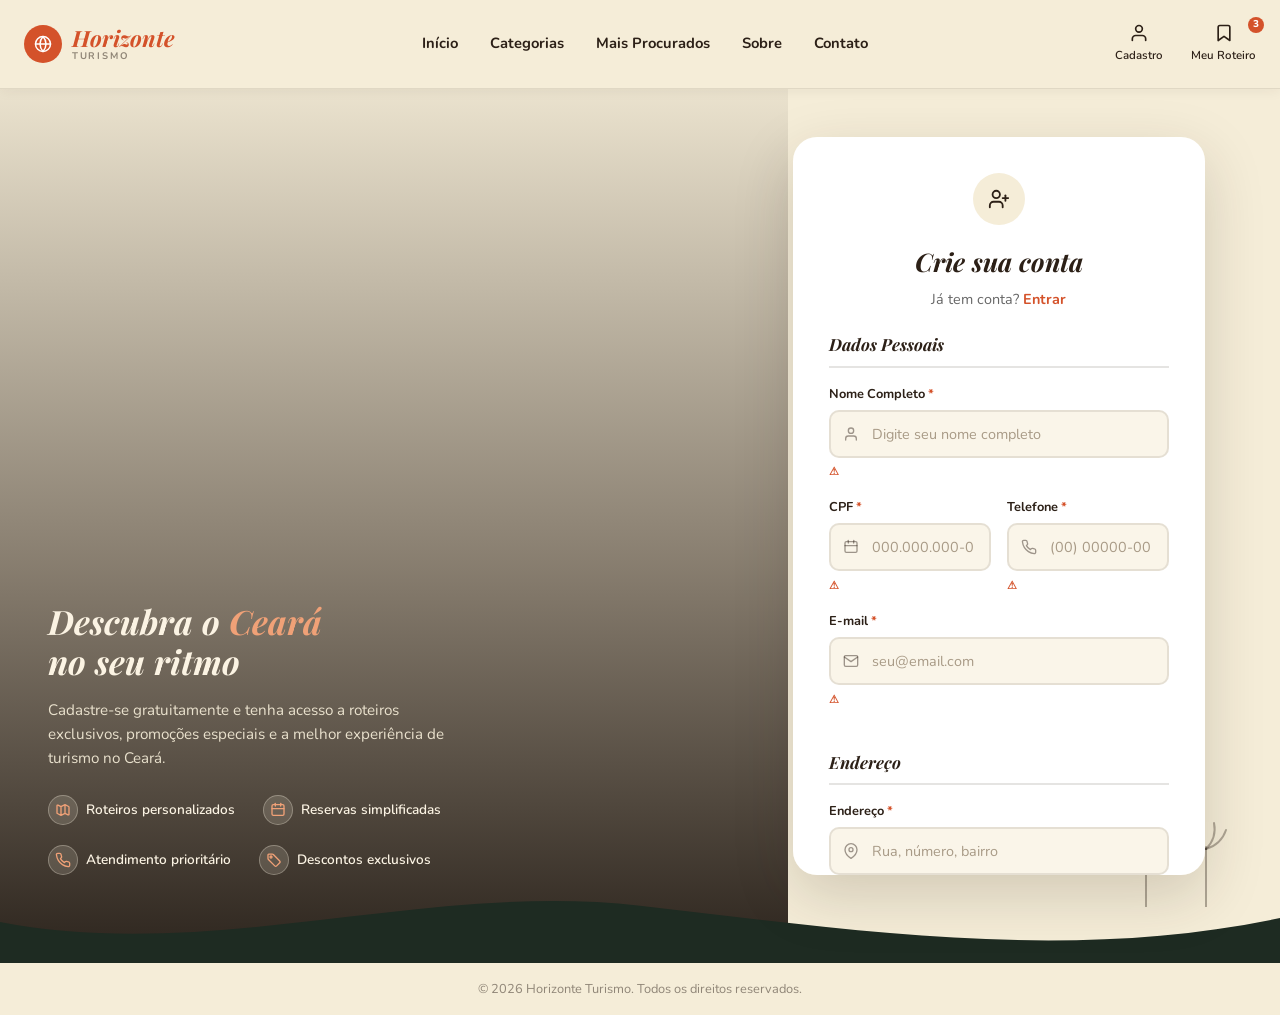
<file: cadastro.html>
<!DOCTYPE html>
<html lang="pt-BR">
<head>
  <meta charset="UTF-8">
  <meta name="viewport" content="width=device-width, initial-scale=1.0">
  <meta name="description" content="Cadastro — Horizonte Turismo. Crie sua conta e comece a planejar seus passeios pelo Ceará.">
  <title>Cadastro de Visitante — Horizonte Turismo</title>
  <link rel="stylesheet" href="style.css">
  <link rel="stylesheet" href="cadastro.css">
<base target="_blank">
</head>
<body class="cadastro-page">

  <!-- ==================== HEADER COMPLETO ==================== -->
  <header class="cadastro-header">
    <div class="cadastro-header-inner">
      <a href="index.html" class="logo" aria-label="Horizonte Turismo — voltar para página inicial">
        <div class="logo-icon" aria-hidden="true">
          <svg width="18" height="18" viewBox="0 0 24 24" fill="none" stroke="currentColor" stroke-width="2" stroke-linecap="round" stroke-linejoin="round">
            <circle cx="12" cy="12" r="10"/>
            <line x1="2" y1="12" x2="22" y2="12"/>
            <path d="M12 2a15.3 15.3 0 0 1 4 10 15.3 15.3 0 0 1-4 10 15.3 15.3 0 0 1-4-10 15.3 15.3 0 0 1 4-10z"/>
          </svg>
        </div>
        <span class="logo-text">
          Horizonte
          <span class="logo-sub">Turismo</span>
        </span>
      </a>

      <nav class="cadastro-nav" aria-label="Navegação principal">
        <a href="index.html">Início</a>
        <a href="index.html#categorias">Categorias</a>
        <a href="index.html#mais-procurados">Mais Procurados</a>
        <a href="index.html#sobre">Sobre</a>
        <a href="index.html#contato">Contato</a>
      </nav>

      <div class="cadastro-header-actions">
        <a href="cadastro.html" class="cadastro-header-link">
          <svg width="20" height="20" viewBox="0 0 24 24" fill="none" stroke="currentColor" stroke-width="2" stroke-linecap="round" stroke-linejoin="round">
            <path d="M20 21v-2a4 4 0 0 0-4-4H8a4 4 0 0 0-4 4v2"/>
            <circle cx="12" cy="7" r="4"/>
          </svg>
          <span>Cadastro</span>
        </a>
        <a href="roteiro.html" class="cadastro-header-link cadastro-header-link-badge">
          <svg width="20" height="20" viewBox="0 0 24 24" fill="none" stroke="currentColor" stroke-width="2" stroke-linecap="round" stroke-linejoin="round">
            <path d="M19 21l-7-5-7 5V5a2 2 0 0 1 2-2h10a2 2 0 0 1 2 2z"/>
          </svg>
          <span class="cadastro-badge">3</span>
          <span>Meu Roteiro</span>
        </a>
      </div>
    </div>
  </header>

  <!-- ==================== MAIN CADASTRO ==================== -->
  <main class="cadastro-main">
    <div class="cadastro-auth-section">

      <!-- Lado esquerdo: foto em tela cheia -->
      <div class="cadastro-hero" aria-hidden="true">
        <div class="cadastro-hero-overlay"></div>
        <div class="cadastro-hero-content">
          <h2 class="cadastro-hero-title display">Descubra o <span class="highlight">Ceará</span><br>no seu ritmo</h2>
          <p class="cadastro-hero-text">
            Cadastre-se gratuitamente e tenha acesso a roteiros exclusivos,
            promoções especiais e a melhor experiência de turismo no Ceará.
          </p>
          <ul class="cadastro-hero-stats">
            <li>
              <span class="cadastro-hero-stat-icon">
                <svg width="16" height="16" viewBox="0 0 24 24" fill="none" stroke="currentColor" stroke-width="2" stroke-linecap="round" stroke-linejoin="round">
                  <path d="M9 20l-5.447-2.724A1 1 0 0 1 3 16.382V5.618a1 1 0 0 1 1.447-.894L9 7m0 13l6-3m-6 3V7m6 10l4.553 2.276A1 1 0 0 0 21 18.382V7.618a1 1 0 0 0-.553-.894L15 4m0 13V4m0 0L9 7"/>
                </svg>
              </span>
              Roteiros personalizados
            </li>
            <li>
              <span class="cadastro-hero-stat-icon">
                <svg width="16" height="16" viewBox="0 0 24 24" fill="none" stroke="currentColor" stroke-width="2" stroke-linecap="round" stroke-linejoin="round">
                  <rect x="3" y="4" width="18" height="16" rx="2"/>
                  <line x1="8" y1="2" x2="8" y2="6"/>
                  <line x1="16" y1="2" x2="16" y2="6"/>
                  <line x1="3" y1="10" x2="21" y2="10"/>
                </svg>
              </span>
              Reservas simplificadas
            </li>
            <li>
              <span class="cadastro-hero-stat-icon">
                <svg width="16" height="16" viewBox="0 0 24 24" fill="none" stroke="currentColor" stroke-width="2" stroke-linecap="round" stroke-linejoin="round">
                  <path d="M22 16.92v3a2 2 0 0 1-2.18 2 19.79 19.79 0 0 1-8.63-3.07 19.5 19.5 0 0 1-6-6 19.79 19.79 0 0 1-3.07-8.67A2 2 0 0 1 4.11 2h3a2 2 0 0 1 2 1.72 12.84 12.84 0 0 0 .7 2.81 2 2 0 0 1-.45 2.11L8.09 9.91a16 16 0 0 0 6 6l1.27-1.27a2 2 0 0 1 2.11-.45 12.84 12.84 0 0 0 2.81.7A2 2 0 0 1 22 16.92z"/>
                </svg>
              </span>
              Atendimento prioritário
            </li>
            <li>
              <span class="cadastro-hero-stat-icon">
                <svg width="16" height="16" viewBox="0 0 24 24" fill="none" stroke="currentColor" stroke-width="2" stroke-linecap="round" stroke-linejoin="round">
                  <path d="M20.59 13.41L11 3.83A2 2 0 0 0 9.59 3.24H4a1 1 0 0 0-1 1v5.59a2 2 0 0 0 .59 1.41l9.58 9.59a2 2 0 0 0 2.82 0l4.6-4.6a2 2 0 0 0 0-2.82z"/>
                  <circle cx="7.5" cy="7.5" r="1.5"/>
                </svg>
              </span>
              Descontos exclusivos
            </li>
          </ul>
        </div>
      </div>

      <!-- Lado direito: card flutuante com o formulário -->
      <div class="cadastro-card-area">
        <svg class="cadastro-palms" width="150" height="170" viewBox="0 0 150 170" aria-hidden="true">
          <g fill="none" stroke="rgba(44,32,23,0.35)" stroke-width="2" stroke-linecap="round">
            <path d="M40 170V90"/>
            <path d="M40 92c-14-6-22-18-24-30"/>
            <path d="M40 92c10-10 14-22 12-36"/>
            <path d="M40 92c-6-14-4-28 4-40"/>
            <path d="M40 92c14-4 24-14 28-26"/>
            <path d="M100 170V110"/>
            <path d="M100 112c-10-4-16-13-17-22"/>
            <path d="M100 112c7-7 10-16 8-26"/>
            <path d="M100 112c10-3 17-10 20-19"/>
          </g>
        </svg>

        <div class="cadastro-card">
          <div class="cadastro-card-icon" aria-hidden="true">
            <svg width="22" height="22" viewBox="0 0 24 24" fill="none" stroke="currentColor" stroke-width="2" stroke-linecap="round" stroke-linejoin="round">
              <path d="M16 21v-2a4 4 0 0 0-4-4H6a4 4 0 0 0-4 4v2"/>
              <circle cx="9" cy="7" r="4"/>
              <line x1="19" y1="8" x2="19" y2="14"/>
              <line x1="22" y1="11" x2="16" y2="11"/>
            </svg>
          </div>

          <div class="cadastro-form-header">
            <h1 class="cadastro-form-title display">Crie sua conta</h1>
            <p class="cadastro-form-subtitle">
              Já tem conta?
              <a href="login.html" class="cadastro-link">Entrar</a>
            </p>
          </div>

          <!-- Alerta geral -->
          <div class="cadastro-alert cadastro-alert-error" id="cadastro-alert" role="alert" aria-live="polite">
            <svg width="18" height="18" viewBox="0 0 24 24" fill="none" stroke="currentColor" stroke-width="2" stroke-linecap="round" stroke-linejoin="round">
              <circle cx="12" cy="12" r="10"/>
              <line x1="12" y1="8" x2="12" y2="12"/>
              <line x1="12" y1="16" x2="12.01" y2="16"/>
            </svg>
            <span id="cadastro-alert-text"></span>
          </div>

          <form id="cadastro-form" class="cadastro-form" action="#" method="GET" novalidate>

          <!-- ==================== DADOS PESSOAIS ==================== -->
          <fieldset class="cadastro-fieldset">
            <legend class="cadastro-legend">Dados Pessoais</legend>

            <div class="cadastro-row">
              <!-- Nome Completo -->
              <div class="cadastro-field-group cadastro-field-large">
                <label for="cad-nome" class="cadastro-label">
                  Nome Completo
                  <span class="cadastro-required">*</span>
                </label>
                <div class="cadastro-input-wrap">
                  <span class="cadastro-input-icon" aria-hidden="true">
                    <svg width="16" height="16" viewBox="0 0 24 24" fill="none" stroke="currentColor" stroke-width="2" stroke-linecap="round" stroke-linejoin="round">
                      <path d="M20 21v-2a4 4 0 0 0-4-4H8a4 4 0 0 0-4 4v2"/>
                      <circle cx="12" cy="7" r="4"/>
                    </svg>
                  </span>
                  <input
                    type="text"
                    id="cad-nome"
                    name="nome"
                    class="cadastro-input"
                    placeholder="Digite seu nome completo"
                    autocomplete="name"
                    required
                  >
                </div>
                <span class="cadastro-error" id="error-nome"></span>
              </div>
            </div>

            <div class="cadastro-row">
              <!-- CPF -->
              <div class="cadastro-field-group">
                <label for="cad-cpf" class="cadastro-label">
                  CPF
                  <span class="cadastro-required">*</span>
                </label>
                <div class="cadastro-input-wrap">
                  <span class="cadastro-input-icon" aria-hidden="true">
                    <svg width="16" height="16" viewBox="0 0 24 24" fill="none" stroke="currentColor" stroke-width="2" stroke-linecap="round" stroke-linejoin="round">
                      <rect x="3" y="4" width="18" height="16" rx="2"/>
                      <line x1="8" y1="2" x2="8" y2="6"/>
                      <line x1="16" y1="2" x2="16" y2="6"/>
                      <line x1="3" y1="10" x2="21" y2="10"/>
                    </svg>
                  </span>
                  <input
                    type="text"
                    id="cad-cpf"
                    name="cpf"
                    class="cadastro-input"
                    placeholder="000.000.000-00"
                    maxlength="14"
                    autocomplete="off"
                    required
                  >
                </div>
                <span class="cadastro-error" id="error-cpf"></span>
              </div>

              <!-- Telefone -->
              <div class="cadastro-field-group">
                <label for="cad-telefone" class="cadastro-label">
                  Telefone
                  <span class="cadastro-required">*</span>
                </label>
                <div class="cadastro-input-wrap">
                  <span class="cadastro-input-icon" aria-hidden="true">
                    <svg width="16" height="16" viewBox="0 0 24 24" fill="none" stroke="currentColor" stroke-width="2" stroke-linecap="round" stroke-linejoin="round">
                      <path d="M22 16.92v3a2 2 0 0 1-2.18 2 19.79 19.79 0 0 1-8.63-3.07 19.5 19.5 0 0 1-6-6 19.79 19.79 0 0 1-3.07-8.67A2 2 0 0 1 4.11 2h3a2 2 0 0 1 2 1.72 12.84 12.84 0 0 0 .7 2.81 2 2 0 0 1-.45 2.11L8.09 9.91a16 16 0 0 0 6 6l1.27-1.27a2 2 0 0 1 2.11-.45 12.84 12.84 0 0 0 2.81.7A2 2 0 0 1 22 16.92z"/>
                    </svg>
                  </span>
                  <input
                    type="tel"
                    id="cad-telefone"
                    name="telefone"
                    class="cadastro-input"
                    placeholder="(00) 00000-0000"
                    maxlength="15"
                    autocomplete="tel"
                    required
                  >
                </div>
                <span class="cadastro-error" id="error-telefone"></span>
              </div>
            </div>

            <div class="cadastro-row">
              <!-- E-mail -->
              <div class="cadastro-field-group cadastro-field-large">
                <label for="cad-email" class="cadastro-label">
                  E-mail
                  <span class="cadastro-required">*</span>
                </label>
                <div class="cadastro-input-wrap">
                  <span class="cadastro-input-icon" aria-hidden="true">
                    <svg width="16" height="16" viewBox="0 0 24 24" fill="none" stroke="currentColor" stroke-width="2" stroke-linecap="round" stroke-linejoin="round">
                      <path d="M4 4h16c1.1 0 2 .9 2 2v12c0 1.1-.9 2-2 2H4c-1.1 0-2-.9-2-2V6c0-1.1.9-2 2-2z"/>
                      <polyline points="22,6 12,13 2,6"/>
                    </svg>
                  </span>
                  <input
                    type="email"
                    id="cad-email"
                    name="email"
                    class="cadastro-input"
                    placeholder="seu@email.com"
                    autocomplete="email"
                    required
                  >
                </div>
                <span class="cadastro-error" id="error-email"></span>
              </div>
            </div>
          </fieldset>

          <!-- ==================== ENDEREÇO ==================== -->
          <fieldset class="cadastro-fieldset">
            <legend class="cadastro-legend">Endereço</legend>

            <div class="cadastro-row">
              <!-- Endereço -->
              <div class="cadastro-field-group cadastro-field-large">
                <label for="cad-endereco" class="cadastro-label">
                  Endereço
                  <span class="cadastro-required">*</span>
                </label>
                <div class="cadastro-input-wrap">
                  <span class="cadastro-input-icon" aria-hidden="true">
                    <svg width="16" height="16" viewBox="0 0 24 24" fill="none" stroke="currentColor" stroke-width="2" stroke-linecap="round" stroke-linejoin="round">
                      <path d="M21 10c0 7-9 13-9 13s-9-6-9-13a9 9 0 0 1 18 0z"/>
                      <circle cx="12" cy="10" r="3"/>
                    </svg>
                  </span>
                  <input
                    type="text"
                    id="cad-endereco"
                    name="endereco"
                    class="cadastro-input"
                    placeholder="Rua, número, bairro"
                    autocomplete="street-address"
                    required
                  >
                </div>
                <span class="cadastro-error" id="error-endereco"></span>
              </div>
            </div>

            <div class="cadastro-row">
              <!-- Cidade -->
              <div class="cadastro-field-group">
                <label for="cad-cidade" class="cadastro-label">
                  Cidade
                  <span class="cadastro-required">*</span>
                </label>
                <div class="cadastro-input-wrap">
                  <span class="cadastro-input-icon" aria-hidden="true">
                    <svg width="16" height="16" viewBox="0 0 24 24" fill="none" stroke="currentColor" stroke-width="2" stroke-linecap="round" stroke-linejoin="round">
                      <path d="M3 9l9-7 9 7v11a2 2 0 0 1-2 2H5a2 2 0 0 1-2-2z"/>
                      <polyline points="9 22 9 12 15 12 15 22"/>
                    </svg>
                  </span>
                  <input
                    type="text"
                    id="cad-cidade"
                    name="cidade"
                    class="cadastro-input"
                    placeholder="Digite sua cidade"
                    autocomplete="address-level2"
                    required
                  >
                </div>
                <span class="cadastro-error" id="error-cidade"></span>
              </div>

              <!-- Cidade de Origem -->
              <div class="cadastro-field-group">
                <label for="cad-cidade-origem" class="cadastro-label">
                  Cidade de Origem
                </label>
                <div class="cadastro-input-wrap">
                  <span class="cadastro-input-icon" aria-hidden="true">
                    <svg width="16" height="16" viewBox="0 0 24 24" fill="none" stroke="currentColor" stroke-width="2" stroke-linecap="round" stroke-linejoin="round">
                      <circle cx="12" cy="12" r="10"/>
                      <line x1="2" y1="12" x2="22" y2="12"/>
                      <path d="M12 2a15.3 15.3 0 0 1 4 10 15.3 15.3 0 0 1-4 10 15.3 15.3 0 0 1-4-10 15.3 15.3 0 0 1 4-10z"/>
                    </svg>
                  </span>
                  <input
                    type="text"
                    id="cad-cidade-origem"
                    name="cidade_origem"
                    class="cadastro-input"
                    placeholder="De onde você vem?"
                    autocomplete="off"
                  >
                </div>
                <span class="cadastro-error" id="error-cidade-origem"></span>
              </div>
            </div>
          </fieldset>

          <!-- ==================== DADOS DE ACESSO ==================== -->
          <fieldset class="cadastro-fieldset">
            <legend class="cadastro-legend">Dados de Acesso</legend>

            <div class="cadastro-row">
              <!-- Login -->
              <div class="cadastro-field-group">
                <label for="cad-login" class="cadastro-label">
                  Login
                  <span class="cadastro-required">*</span>
                </label>
                <div class="cadastro-input-wrap">
                  <span class="cadastro-input-icon" aria-hidden="true">
                    <svg width="16" height="16" viewBox="0 0 24 24" fill="none" stroke="currentColor" stroke-width="2" stroke-linecap="round" stroke-linejoin="round">
                      <path d="M20 21v-2a4 4 0 0 0-4-4H8a4 4 0 0 0-4 4v2"/>
                      <circle cx="12" cy="7" r="4"/>
                    </svg>
                  </span>
                  <input
                    type="text"
                    id="cad-login"
                    name="login"
                    class="cadastro-input"
                    placeholder="Escolha um nome de usuário"
                    autocomplete="username"
                    required
                  >
                </div>
                <span class="cadastro-error" id="error-login"></span>
              </div>

              <!-- Senha -->
              <div class="cadastro-field-group">
                <label for="cad-senha" class="cadastro-label">
                  Senha
                  <span class="cadastro-required">*</span>
                </label>
                <div class="cadastro-input-wrap">
                  <span class="cadastro-input-icon" aria-hidden="true">
                    <svg width="16" height="16" viewBox="0 0 24 24" fill="none" stroke="currentColor" stroke-width="2" stroke-linecap="round" stroke-linejoin="round">
                      <rect x="3" y="11" width="18" height="11" rx="2" ry="2"/>
                      <path d="M7 11V7a5 5 0 0 1 10 0v4"/>
                    </svg>
                  </span>
                  <input
                    type="password"
                    id="cad-senha"
                    name="senha"
                    class="cadastro-input"
                    placeholder="Mínimo 8 caracteres"
                    autocomplete="new-password"
                    required
                  >
                  <button
                    type="button"
                    class="cadastro-toggle-password"
                    id="toggle-senha"
                    aria-label="Mostrar senha"
                  >
                    <svg width="16" height="16" viewBox="0 0 24 24" fill="none" stroke="currentColor" stroke-width="2" stroke-linecap="round" stroke-linejoin="round" class="eye-icon">
                      <path d="M1 12s4-8 11-8 11 8 11 8-4 8-11 8-11-8-11-8z"/>
                      <circle cx="12" cy="12" r="3"/>
                    </svg>
                  </button>
                </div>
                <span class="cadastro-error" id="error-senha"></span>
              </div>
            </div>

            <div class="cadastro-row">
              <!-- Confirmar Senha -->
              <div class="cadastro-field-group cadastro-field-large">
                <label for="cad-confirmar-senha" class="cadastro-label">
                  Confirmar Senha
                  <span class="cadastro-required">*</span>
                </label>
                <div class="cadastro-input-wrap">
                  <span class="cadastro-input-icon" aria-hidden="true">
                    <svg width="16" height="16" viewBox="0 0 24 24" fill="none" stroke="currentColor" stroke-width="2" stroke-linecap="round" stroke-linejoin="round">
                      <rect x="3" y="11" width="18" height="11" rx="2" ry="2"/>
                      <path d="M7 11V7a5 5 0 0 1 10 0v4"/>
                    </svg>
                  </span>
                  <input
                    type="password"
                    id="cad-confirmar-senha"
                    name="confirmar_senha"
                    class="cadastro-input"
                    placeholder="Digite a senha novamente"
                    autocomplete="new-password"
                    required
                  >
                  <button
                    type="button"
                    class="cadastro-toggle-password"
                    id="toggle-confirmar"
                    aria-label="Mostrar senha"
                  >
                    <svg width="16" height="16" viewBox="0 0 24 24" fill="none" stroke="currentColor" stroke-width="2" stroke-linecap="round" stroke-linejoin="round" class="eye-icon">
                      <path d="M1 12s4-8 11-8 11 8 11 8-4 8-11 8-11-8-11-8z"/>
                      <circle cx="12" cy="12" r="3"/>
                    </svg>
                  </button>
                </div>
                <span class="cadastro-error" id="error-confirmar-senha"></span>
              </div>
            </div>
          </fieldset>

          <!-- ==================== PREFERÊNCIAS DE PASSEIO ==================== -->
          <fieldset class="cadastro-fieldset">
            <legend class="cadastro-legend">Preferências de Passeio</legend>

            <div class="cadastro-row">
              <!-- Data Prevista da Visita -->
              <div class="cadastro-field-group">
                <label for="cad-data-visita" class="cadastro-label">
                  Data Prevista da Visita
                </label>
                <div class="cadastro-input-wrap">
                  <span class="cadastro-input-icon" aria-hidden="true">
                    <svg width="16" height="16" viewBox="0 0 24 24" fill="none" stroke="currentColor" stroke-width="2" stroke-linecap="round" stroke-linejoin="round">
                      <rect x="3" y="4" width="18" height="16" rx="2"/>
                      <line x1="8" y1="2" x2="8" y2="6"/>
                      <line x1="16" y1="2" x2="16" y2="6"/>
                      <line x1="3" y1="10" x2="21" y2="10"/>
                    </svg>
                  </span>
                  <input
                    type="date"
                    id="cad-data-visita"
                    name="data_visita"
                    class="cadastro-input"
                    min="2026-01-01"
                  >
                </div>
                <span class="cadastro-error" id="error-data-visita"></span>
              </div>
            </div>

            <div class="cadastro-row">
              <!-- Preferências de Passeio -->
              <div class="cadastro-field-group cadastro-field-large">
                <label for="cad-preferencias" class="cadastro-label">
                  Preferências de Passeio
                </label>
                <div class="cadastro-textarea-wrap">
                  <textarea
                    id="cad-preferencias"
                    name="preferencias"
                    class="cadastro-textarea"
                    rows="3"
                    placeholder="Conte-nos o que você gosta: praias, trilhas, museus, gastronomia, história..."
                  ></textarea>
                </div>
                <span class="cadastro-error" id="error-preferencias"></span>
              </div>
            </div>
          </fieldset>

          <!-- ==================== TERMOS ==================== -->
          <div class="cadastro-terms">
            <label class="cadastro-checkbox-label">
              <input type="checkbox" id="cad-termos" name="termos" required>
              <span class="cadastro-checkmark"></span>
              <span class="cadastro-terms-text">
                Eu li e aceito os
                <a href="#" class="cadastro-link">Termos de Uso</a>
                e a
                <a href="#" class="cadastro-link">Política de Privacidade</a>
                da Horizonte Turismo.
                <span class="cadastro-required">*</span>
              </span>
            </label>
            <span class="cadastro-error" id="error-termos"></span>
          </div>

          <!-- ==================== BOTÕES ==================== -->
          <div class="cadastro-actions">
            <button type="reset" class="cadastro-btn cadastro-btn-secondary" id="cadastro-limpar">
              Limpar
            </button>
            <button type="submit" class="cadastro-btn cadastro-btn-primary" id="cadastro-submit">
              <span class="cadastro-btn-text">Cadastrar</span>
              <span class="cadastro-btn-loader" aria-hidden="true"></span>
            </button>
          </div>

          </form>
        </div>
      </div>

      <svg class="cadastro-wave" viewBox="0 0 1440 110" preserveAspectRatio="none" aria-hidden="true">
        <path d="M0,60 C240,110 480,10 720,40 C960,70 1200,110 1440,55 L1440,110 L0,110 Z"></path>
      </svg>
    </div>
  </main>

  <!-- ==================== FOOTER SIMPLES ==================== -->
  <footer class="cadastro-footer">
    <p>© 2026 Horizonte Turismo. Todos os direitos reservados.</p>
  </footer>

  <script src="cadastro.js"></script>
</body>
</html>
</file>
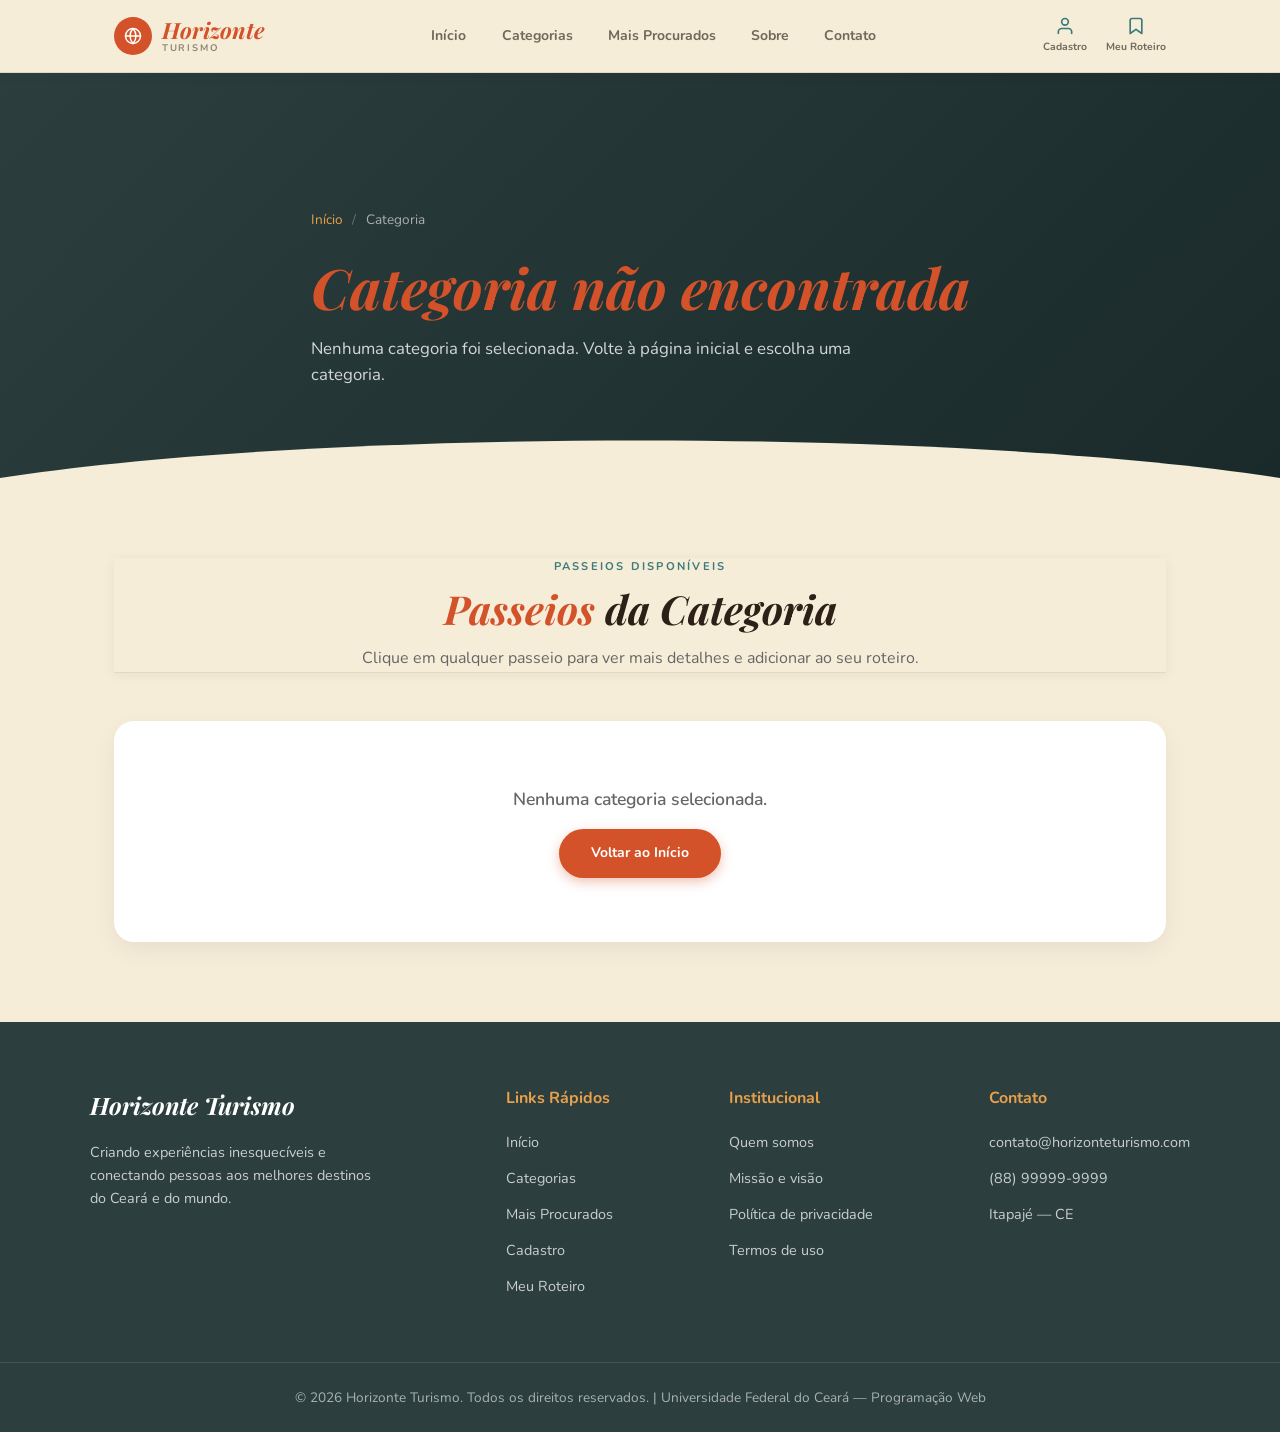
<file: categoria.html>
<!DOCTYPE html>
<html lang="pt-BR">
<head>
  <meta charset="UTF-8">
  <meta name="viewport" content="width=device-width, initial-scale=1.0">
  <meta name="description" content="Horizonte Turismo — Explore passeios por categoria no Ceará. Praias, trilhas, museus, gastronomia e passeios históricos.">
  <title>Categoria — Horizonte Turismo</title>
  <link rel="stylesheet" href="style.css">
  <link rel="stylesheet" href="categoria.css">
<base target="_blank">
</head>
<body>

  <!-- ==================== HEADER ==================== -->
  <header>
    <nav aria-label="Navegação principal">
      <a href="index.html" class="logo" aria-label="Horizonte Turismo — página inicial">
        <div class="logo-icon" aria-hidden="true">
          <svg width="18" height="18" viewBox="0 0 24 24" fill="none" stroke="currentColor" stroke-width="2" stroke-linecap="round" stroke-linejoin="round">
            <circle cx="12" cy="12" r="10"/>
            <line x1="2" y1="12" x2="22" y2="12"/>
            <path d="M12 2a15.3 15.3 0 0 1 4 10 15.3 15.3 0 0 1-4 10 15.3 15.3 0 0 1-4-10 15.3 15.3 0 0 1 4-10z"/>
          </svg>
        </div>
        <span class="logo-text">
          Horizonte
          <span class="logo-sub">Turismo</span>
        </span>
      </a>

      <ul class="nav-links" role="list">
        <li><a href="index.html">Início</a></li>
        <li><a href="index.html#categorias">Categorias</a></li>
        <li><a href="index.html#mais-procurados">Mais Procurados</a></li>
        <li><a href="index.html#sobre">Sobre</a></li>
        <li><a href="index.html#contato">Contato</a></li>
      </ul>

      <div class="nav-actions">
        <a href="cadastro.html" class="nav-icon-link" aria-label="Cadastrar-se">
          <svg width="20" height="20" viewBox="0 0 24 24" fill="none" stroke="currentColor" stroke-width="2" stroke-linecap="round" stroke-linejoin="round">
            <path d="M20 21v-2a4 4 0 0 0-4-4H8a4 4 0 0 0-4 4v2"/>
            <circle cx="12" cy="7" r="4"/>
          </svg>
          <span class="nav-icon-text">Cadastro</span>
        </a>
        <a href="roteiro.html" class="nav-icon-link" aria-label="Meu Roteiro">
          <svg width="20" height="20" viewBox="0 0 24 24" fill="none" stroke="currentColor" stroke-width="2" stroke-linecap="round" stroke-linejoin="round">
            <path d="M19 21l-7-5-7 5V5a2 2 0 0 1 2-2h10a2 2 0 0 1 2 2z"/>
          </svg>
          <span class="nav-icon-text">Meu Roteiro</span>
        </a>
      </div>

      <button class="nav-toggle" id="nav-toggle" aria-label="Abrir menu" aria-expanded="false" aria-controls="mobile-nav">
        <span></span><span></span><span></span>
      </button>
    </nav>

    <div class="mobile-nav" id="mobile-nav" aria-hidden="true">
      <ul role="list">
        <li><a href="index.html" class="mobile-link">Início</a></li>
        <li><a href="index.html#categorias" class="mobile-link">Categorias</a></li>
        <li><a href="index.html#mais-procurados" class="mobile-link">Mais Procurados</a></li>
        <li><a href="index.html#sobre" class="mobile-link">Sobre</a></li>
        <li><a href="index.html#contato" class="mobile-link">Contato</a></li>
        <li><a href="cadastro.html" class="mobile-link">Cadastro</a></li>
        <li><a href="roteiro.html" class="mobile-link">Meu Roteiro</a></li>
      </ul>
    </div>
  </header>


  <main>

    <!-- ==================== HERO DA CATEGORIA ==================== -->
    <section id="categoria-hero" aria-labelledby="categoria-titulo">
      <div class="categoria-hero-bg" aria-hidden="true"></div>
      <div class="categoria-hero-content container">
        <div class="categoria-breadcrumb">
          <a href="index.html">Início</a>
          <span aria-hidden="true">/</span>
          <span id="breadcrumb-categoria">Categoria</span>
        </div>
        <h1 class="categoria-hero-title display" id="categoria-titulo">
          <span class="highlight" id="nome-categoria">Carregando...</span>
        </h1>
        <p class="categoria-hero-desc" id="desc-categoria">
          Descubra os melhores passeios e experiências desta categoria no Ceará.
        </p>
      </div>
      <div class="hero-wave" aria-hidden="true">
        <svg viewBox="0 0 1440 50" preserveAspectRatio="none" xmlns="http://www.w3.org/2000/svg">
          <path d="M0 50 C360 0 1080 0 1440 50 L1440 50 L0 50Z" fill="#F5EDD8"/>
        </svg>
      </div>
    </section>


    <!-- ==================== LISTAGEM DE PASSEIOS ==================== -->
    <section id="listagem-passeios" aria-labelledby="listagem-titulo">
      <div class="container">
        <header class="section-header">
          <span class="section-tag" id="section-tag-categoria">Passeios Disponíveis</span>
          <h2 class="section-title" id="listagem-titulo">
            <span class="highlight" id="titulo-listagem">Passeios</span> da Categoria
          </h2>
          <p class="section-desc">Clique em qualquer passeio para ver mais detalhes e adicionar ao seu roteiro.</p>
        </header>

        <!-- Container para os cards de passeios (populado via JS) -->
        <div class="cards-grid listagem-grid" id="passeios-container">
          <!-- Cards serão inseridos dinamicamente pelo JavaScript -->
        </div>

        <!-- Mensagem de erro ou vazio -->
        <div id="mensagem-erro" class="mensagem-erro" style="display: none;">
          <p>Nenhum passeio encontrado para esta categoria.</p>
        </div>
      </div>
    </section>

  </main>


  <!-- ==================== FOOTER ==================== -->
  <footer>
    <div class="container footer-content">
      <div>
        <h3 class="footer-logo display">Horizonte Turismo</h3>
        <p class="footer-desc">
          Criando experiências inesquecíveis e conectando pessoas aos
          melhores destinos do Ceará e do mundo.
        </p>
      </div>
      <div>
        <h4>Links Rápidos</h4>
        <ul class="footer-links">
          <li><a href="index.html">Início</a></li>
          <li><a href="index.html#categorias">Categorias</a></li>
          <li><a href="index.html#mais-procurados">Mais Procurados</a></li>
          <li><a href="cadastro.html">Cadastro</a></li>
          <li><a href="roteiro.html">Meu Roteiro</a></li>
        </ul>
      </div>
      <div>
        <h4>Institucional</h4>
        <ul class="footer-links">
          <li><a href="index.html#sobre">Quem somos</a></li>
          <li><a href="#">Missão e visão</a></li>
          <li><a href="#">Política de privacidade</a></li>
          <li><a href="#">Termos de uso</a></li>
        </ul>
      </div>
      <div>
        <h4>Contato</h4>
        <ul class="footer-links">
          <li>contato@horizonteturismo.com</li>
          <li>(88) 99999-9999</li>
          <li>Itapajé — CE</li>
        </ul>
      </div>
    </div>
    <div class="footer-bottom">
      © 2026 Horizonte Turismo. Todos os direitos reservados. | Universidade Federal do Ceará — Programação Web
    </div>
  </footer>

  <script src="script.js"></script>
  <script src="categoria.js"></script>
</body>
</html>
</file>
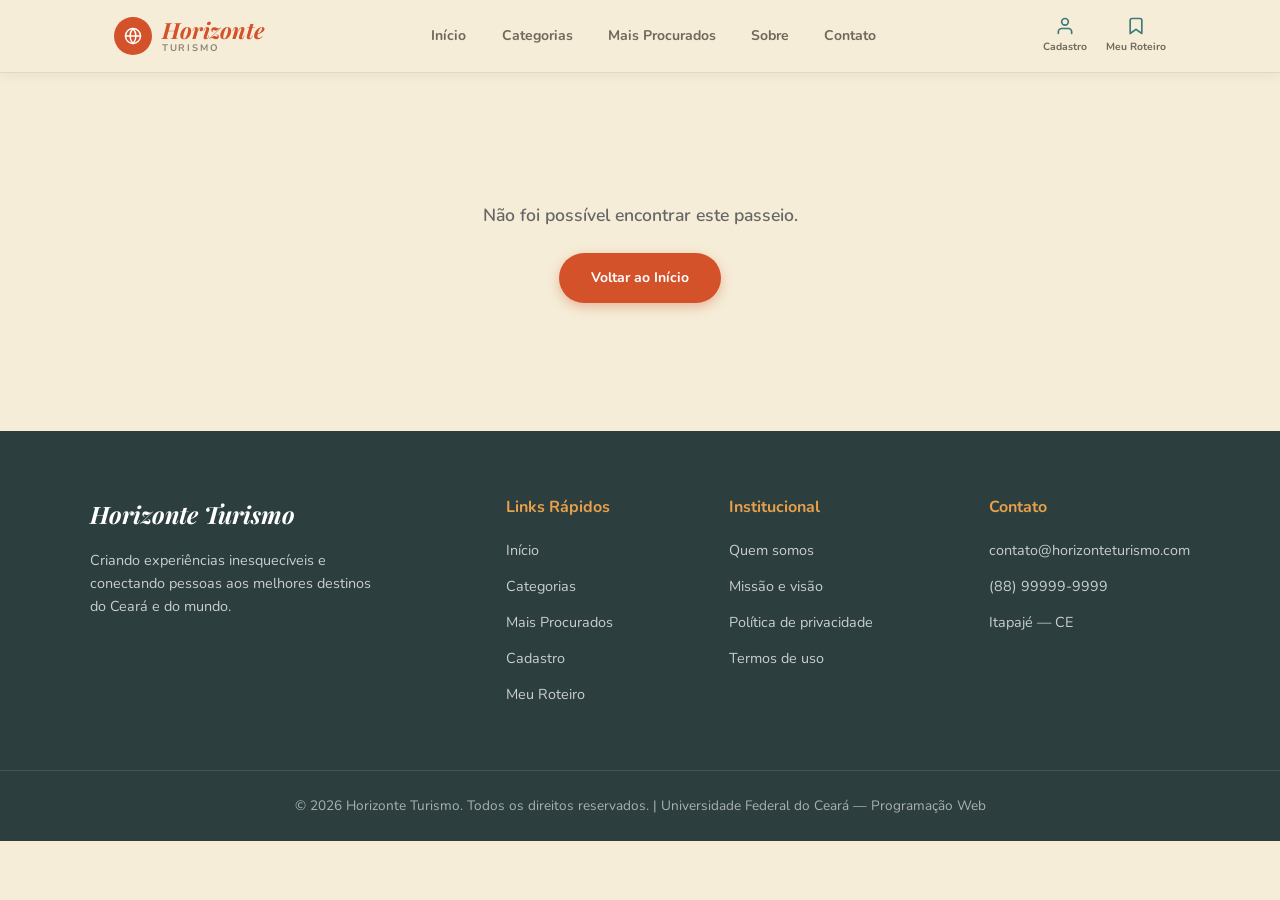
<file: detalhes.html>
<!DOCTYPE html>
<html lang="pt-BR">
<head>
  <meta charset="UTF-8">
  <meta name="viewport" content="width=device-width, initial-scale=1.0">
  <meta name="description" content="Horizonte Turismo — Detalhes do passeio: roteiro, pontos de interesse e recomendações.">
  <title>Detalhes do Passeio — Horizonte Turismo</title>
  <link rel="stylesheet" href="style.css">
  <link rel="stylesheet" href="detalhes.css">
</head>
<body>

  <!-- ==================== HEADER ==================== -->
  <header>
    <nav aria-label="Navegação principal">
      <a href="index.html" class="logo" aria-label="Horizonte Turismo — página inicial">
        <div class="logo-icon" aria-hidden="true">
          <svg width="18" height="18" viewBox="0 0 24 24" fill="none" stroke="currentColor" stroke-width="2" stroke-linecap="round" stroke-linejoin="round">
            <circle cx="12" cy="12" r="10"/>
            <line x1="2" y1="12" x2="22" y2="12"/>
            <path d="M12 2a15.3 15.3 0 0 1 4 10 15.3 15.3 0 0 1-4 10 15.3 15.3 0 0 1-4-10 15.3 15.3 0 0 1 4-10z"/>
          </svg>
        </div>
        <span class="logo-text">
          Horizonte
          <span class="logo-sub">Turismo</span>
        </span>
      </a>

      <ul class="nav-links" role="list">
        <li><a href="index.html">Início</a></li>
        <li><a href="index.html#categorias">Categorias</a></li>
        <li><a href="index.html#mais-procurados">Mais Procurados</a></li>
        <li><a href="index.html#sobre">Sobre</a></li>
        <li><a href="index.html#contato">Contato</a></li>
      </ul>

      <div class="nav-actions">
        <a href="cadastro.html" class="nav-icon-link" aria-label="Cadastrar-se">
          <svg width="20" height="20" viewBox="0 0 24 24" fill="none" stroke="currentColor" stroke-width="2" stroke-linecap="round" stroke-linejoin="round">
            <path d="M20 21v-2a4 4 0 0 0-4-4H8a4 4 0 0 0-4 4v2"/>
            <circle cx="12" cy="7" r="4"/>
          </svg>
          <span class="nav-icon-text">Cadastro</span>
        </a>
        <a href="roteiro.html" class="nav-icon-link" aria-label="Meu Roteiro">
          <svg width="20" height="20" viewBox="0 0 24 24" fill="none" stroke="currentColor" stroke-width="2" stroke-linecap="round" stroke-linejoin="round">
            <path d="M19 21l-7-5-7 5V5a2 2 0 0 1 2-2h10a2 2 0 0 1 2 2z"/>
          </svg>
          <span class="nav-icon-text">Meu Roteiro</span>
        </a>
      </div>

      <button class="nav-toggle" id="nav-toggle" aria-label="Abrir menu" aria-expanded="false" aria-controls="mobile-nav">
        <span></span><span></span><span></span>
      </button>
    </nav>

    <div class="mobile-nav" id="mobile-nav" aria-hidden="true">
      <ul role="list">
        <li><a href="index.html" class="mobile-link">Início</a></li>
        <li><a href="index.html#categorias" class="mobile-link">Categorias</a></li>
        <li><a href="index.html#mais-procurados" class="mobile-link">Mais Procurados</a></li>
        <li><a href="index.html#sobre" class="mobile-link">Sobre</a></li>
        <li><a href="index.html#contato" class="mobile-link">Contato</a></li>
        <li><a href="cadastro.html" class="mobile-link">Cadastro</a></li>
        <li><a href="roteiro.html" class="mobile-link">Meu Roteiro</a></li>
      </ul>
    </div>
  </header>


  <main>

    <!-- ==================== ESTADO DE CARREGAMENTO ==================== -->
    <div id="detalhes-loading" class="detalhes-loading">
      <div class="container">
        <div class="skeleton-hero"></div>
      </div>
    </div>

    <!-- ==================== MENSAGEM DE ERRO ==================== -->
    <div id="detalhes-erro" class="mensagem-erro" style="display: none;">
      <div class="container">
        <p>Não foi possível encontrar este passeio.</p>
        <a href="index.html" class="btn-primary">Voltar ao Início</a>
      </div>
    </div>

    <!-- ==================== CONTEÚDO DO PASSEIO ==================== -->
    <div id="detalhes-conteudo" style="display: none;">

      <!-- Hero com imagem de fundo -->
      <section id="detalhes-hero" aria-labelledby="detalhes-titulo">
        <div class="detalhes-hero-bg" id="detalhes-hero-bg" aria-hidden="true"></div>
        <div class="detalhes-hero-content container">
          <div class="detalhes-breadcrumb">
            <a href="index.html">Início</a>
            <span aria-hidden="true">/</span>
            <a href="categoria.html" id="breadcrumb-categoria-link">Categoria</a>
            <span aria-hidden="true">/</span>
            <span id="breadcrumb-passeio">Passeio</span>
          </div>
          <span class="detalhes-badge-categoria" id="badge-categoria">Categoria</span>
          <h1 class="detalhes-hero-title display" id="detalhes-titulo">Carregando...</h1>
          <p class="detalhes-hero-local" id="detalhes-local">
            <svg width="16" height="16" viewBox="0 0 24 24" fill="none" stroke="currentColor" stroke-width="2" stroke-linecap="round" stroke-linejoin="round">
              <path d="M21 10c0 7-9 13-9 13s-9-6-9-13a9 9 0 0 1 18 0z"/>
              <circle cx="12" cy="10" r="3"/>
            </svg>
            <span></span>
          </p>
        </div>
        <div class="hero-wave" aria-hidden="true">
          <svg viewBox="0 0 1440 50" preserveAspectRatio="none" xmlns="http://www.w3.org/2000/svg">
            <path d="M0 50 C360 0 1080 0 1440 50 L1440 50 L0 50Z" fill="#F5EDD8"/>
          </svg>
        </div>
      </section>

      <!-- Corpo com informações + card de reserva -->
      <section id="detalhes-corpo">
        <div class="container detalhes-grid">

          <!-- Coluna principal -->
          <div class="detalhes-principal">

            <div class="detalhes-rating" id="detalhes-rating">
              <span class="stars" aria-hidden="true"></span>
              <span class="rating-value"></span>
              <span class="rating-count"></span>
            </div>

            <h2 class="detalhes-subtitulo">Sobre o Passeio</h2>
            <p class="detalhes-texto" id="detalhes-descricao-curta"></p>

            <h2 class="detalhes-subtitulo">Roteiro</h2>
            <p class="detalhes-texto" id="detalhes-roteiro"></p>

            <h2 class="detalhes-subtitulo">Pontos de Interesse</h2>
            <ul class="detalhes-lista" id="detalhes-pontos"></ul>

            <h2 class="detalhes-subtitulo">Recomendações</h2>
            <p class="detalhes-texto" id="detalhes-recomendacoes"></p>
          </div>

          <!-- Card de reserva (sidebar) -->
          <aside class="detalhes-reserva-card">
            <p class="detalhes-reserva-valor">
              <span id="detalhes-valor">R$ 0</span>
              <span class="detalhes-reserva-valor-label">por pessoa</span>
            </p>
            <div class="detalhes-reserva-info">
              <svg width="16" height="16" viewBox="0 0 24 24" fill="none" stroke="currentColor" stroke-width="2" stroke-linecap="round" stroke-linejoin="round">
                <circle cx="12" cy="12" r="10"/>
                <polyline points="12 6 12 12 16 14"/>
              </svg>
              <span id="detalhes-duracao"></span>
            </div>
            <button class="detalhes-reserva-btn" id="btn-adicionar-roteiro">Adicionar ao Roteiro</button>
            <p class="detalhes-reserva-aviso" id="detalhes-reserva-aviso" style="display: none;">
              Você precisa <a href="login.html">entrar</a> para adicionar passeios ao roteiro.
            </p>
          </aside>

        </div>
      </section>

    </div>

  </main>


  <!-- ==================== FOOTER ==================== -->
  <footer>
    <div class="container footer-content">
      <div>
        <h3 class="footer-logo display">Horizonte Turismo</h3>
        <p class="footer-desc">
          Criando experiências inesquecíveis e conectando pessoas aos
          melhores destinos do Ceará e do mundo.
        </p>
      </div>
      <div>
        <h4>Links Rápidos</h4>
        <ul class="footer-links">
          <li><a href="index.html">Início</a></li>
          <li><a href="index.html#categorias">Categorias</a></li>
          <li><a href="index.html#mais-procurados">Mais Procurados</a></li>
          <li><a href="cadastro.html">Cadastro</a></li>
          <li><a href="roteiro.html">Meu Roteiro</a></li>
        </ul>
      </div>
      <div>
        <h4>Institucional</h4>
        <ul class="footer-links">
          <li><a href="index.html#sobre">Quem somos</a></li>
          <li><a href="#">Missão e visão</a></li>
          <li><a href="#">Política de privacidade</a></li>
          <li><a href="#">Termos de uso</a></li>
        </ul>
      </div>
      <div>
        <h4>Contato</h4>
        <ul class="footer-links">
          <li>contato@horizonteturismo.com</li>
          <li>(88) 99999-9999</li>
          <li>Itapajé — CE</li>
        </ul>
      </div>
    </div>
    <div class="footer-bottom">
      © 2026 Horizonte Turismo. Todos os direitos reservados. | Universidade Federal do Ceará — Programação Web
    </div>
  </footer>

  <script src="script.js"></script>
  <script src="detalhes.js"></script>
</body>
</html>
</file>
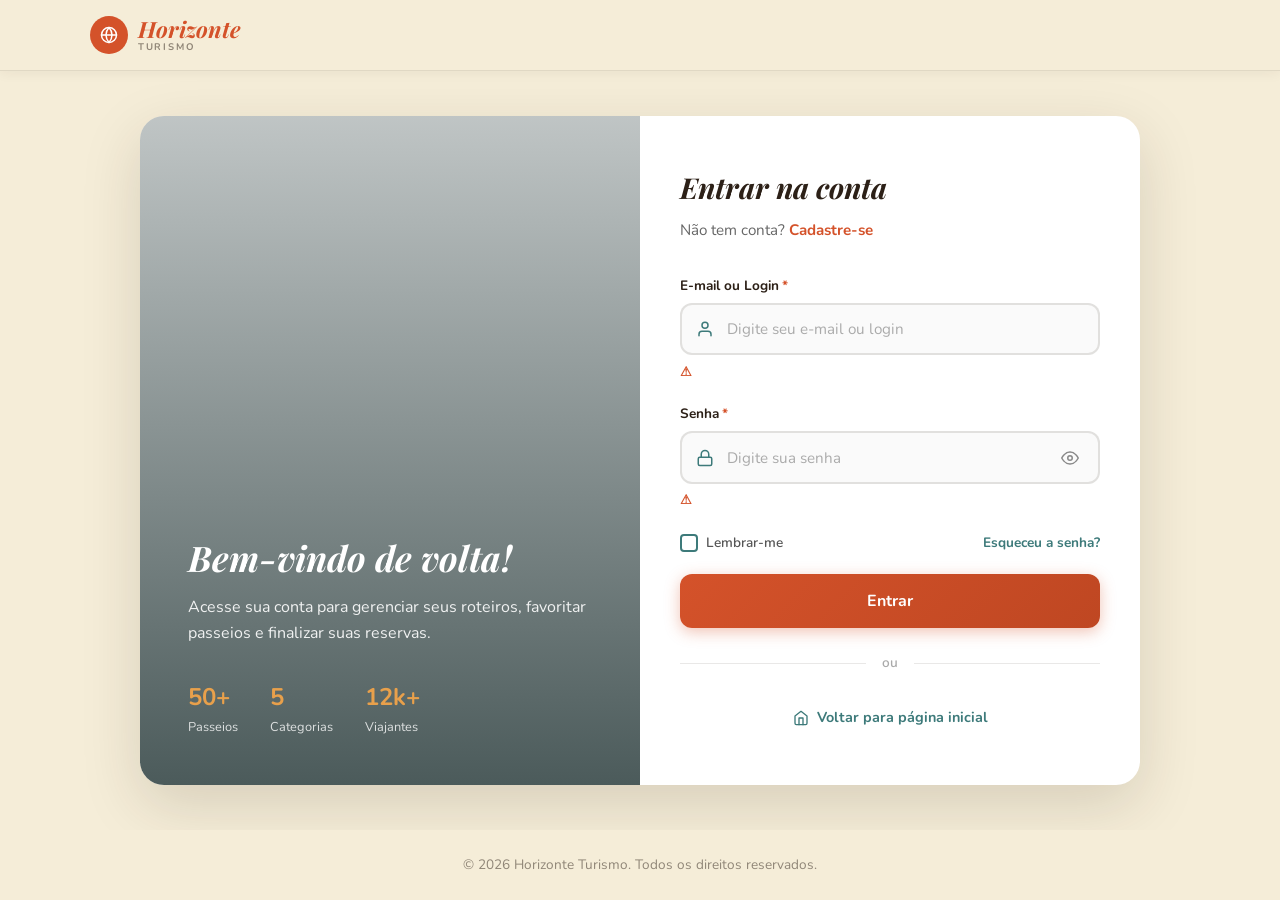
<file: login.html>
<!DOCTYPE html>
<html lang="pt-BR">
<head>
  <meta charset="UTF-8">
  <meta name="viewport" content="width=device-width, initial-scale=1.0">
  <meta name="description" content="Login — Horizonte Turismo. Acesse sua conta e gerencie seus roteiros.">
  <title>Login — Horizonte Turismo</title>
  <link rel="stylesheet" href="style.css">
  <link rel="stylesheet" href="login.css">
<base target="_blank">
</head>
<body class="login-page">

  <!-- ==================== HEADER SIMPLES ==================== -->
  <header class="login-header">
    <a href="index.html" class="logo" aria-label="Horizonte Turismo — voltar para página inicial">
      <div class="logo-icon" aria-hidden="true">
        <svg width="18" height="18" viewBox="0 0 24 24" fill="none" stroke="currentColor" stroke-width="2" stroke-linecap="round" stroke-linejoin="round">
          <circle cx="12" cy="12" r="10"/>
          <line x1="2" y1="12" x2="22" y2="12"/>
          <path d="M12 2a15.3 15.3 0 0 1 4 10 15.3 15.3 0 0 1-4 10 15.3 15.3 0 0 1-4-10 15.3 15.3 0 0 1 4-10z"/>
        </svg>
      </div>
      <span class="logo-text">
        Horizonte
        <span class="logo-sub">Turismo</span>
      </span>
    </a>
  </header>

  <!-- ==================== MAIN LOGIN ==================== -->
  <main class="login-main">
    <div class="login-container">

      <!-- Lado esquerdo: imagem/ilustração -->
      <div class="login-visual" aria-hidden="true">
        <div class="login-visual-content">
          <h2 class="login-visual-title display">Bem-vindo de volta!</h2>
          <p class="login-visual-text">
            Acesse sua conta para gerenciar seus roteiros, 
            favoritar passeios e finalizar suas reservas.
          </p>
          <div class="login-visual-stats">
            <div class="login-stat">
              <span class="login-stat-num">50+</span>
              <span class="login-stat-label">Passeios</span>
            </div>
            <div class="login-stat">
              <span class="login-stat-num">5</span>
              <span class="login-stat-label">Categorias</span>
            </div>
            <div class="login-stat">
              <span class="login-stat-num">12k+</span>
              <span class="login-stat-label">Viajantes</span>
            </div>
          </div>
        </div>
        <div class="login-visual-overlay"></div>
      </div>

      <!-- Lado direito: formulário -->
      <div class="login-form-wrapper">
        <div class="login-form-header">
          <h1 class="login-form-title">Entrar na conta</h1>
          <p class="login-form-subtitle">
            Não tem conta? 
            <a href="cadastro.html" class="login-link">Cadastre-se</a>
          </p>
        </div>

        <form id="login-form" class="login-form" action="#" method="POST" novalidate>

          <!-- Campo Email/Login -->
          <div class="login-field-group">
            <label for="login-email" class="login-label">
              E-mail ou Login
              <span class="login-required">*</span>
            </label>
            <div class="login-input-wrap">
              <span class="login-input-icon" aria-hidden="true">
                <svg width="18" height="18" viewBox="0 0 24 24" fill="none" stroke="currentColor" stroke-width="2" stroke-linecap="round" stroke-linejoin="round">
                  <path d="M20 21v-2a4 4 0 0 0-4-4H8a4 4 0 0 0-4 4v2"/>
                  <circle cx="12" cy="7" r="4"/>
                </svg>
              </span>
              <input 
                type="text" 
                id="login-email" 
                name="email" 
                class="login-input" 
                placeholder="Digite seu e-mail ou login"
                autocomplete="email"
                required
              >
            </div>
            <span class="login-error" id="error-email"></span>
          </div>

          <!-- Campo Senha -->
          <div class="login-field-group">
            <label for="login-senha" class="login-label">
              Senha
              <span class="login-required">*</span>
            </label>
            <div class="login-input-wrap">
              <span class="login-input-icon" aria-hidden="true">
                <svg width="18" height="18" viewBox="0 0 24 24" fill="none" stroke="currentColor" stroke-width="2" stroke-linecap="round" stroke-linejoin="round">
                  <rect x="3" y="11" width="18" height="11" rx="2" ry="2"/>
                  <path d="M7 11V7a5 5 0 0 1 10 0v4"/>
                </svg>
              </span>
              <input 
                type="password" 
                id="login-senha" 
                name="senha" 
                class="login-input" 
                placeholder="Digite sua senha"
                autocomplete="current-password"
                required
              >
              <button 
                type="button" 
                class="login-toggle-password" 
                id="toggle-password"
                aria-label="Mostrar senha"
              >
                <svg width="18" height="18" viewBox="0 0 24 24" fill="none" stroke="currentColor" stroke-width="2" stroke-linecap="round" stroke-linejoin="round" id="eye-icon">
                  <path d="M1 12s4-8 11-8 11 8 11 8-4 8-11 8-11-8-11-8z"/>
                  <circle cx="12" cy="12" r="3"/>
                </svg>
              </button>
            </div>
            <span class="login-error" id="error-senha"></span>
          </div>

          <!-- Lembrar-me e Esqueci senha -->
          <div class="login-options">
            <label class="login-remember">
              <input type="checkbox" name="lembrar" id="login-lembrar">
              <span class="login-checkmark"></span>
              Lembrar-me
            </label>
            <a href="#" class="login-forgot">Esqueceu a senha?</a>
          </div>

          <!-- Botão Entrar -->
          <button type="submit" class="login-submit-btn" id="login-submit">
            <span class="login-btn-text">Entrar</span>
            <span class="login-btn-loader" aria-hidden="true"></span>
          </button>

          <!-- Mensagem de erro geral -->
          <div class="login-alert login-alert-error" id="login-alert" role="alert" aria-live="polite">
            <svg width="18" height="18" viewBox="0 0 24 24" fill="none" stroke="currentColor" stroke-width="2" stroke-linecap="round" stroke-linejoin="round">
              <circle cx="12" cy="12" r="10"/>
              <line x1="12" y1="8" x2="12" y2="12"/>
              <line x1="12" y1="16" x2="12.01" y2="16"/>
            </svg>
            <span id="login-alert-text"></span>
          </div>

        </form>

        <!-- Divisor -->
        <div class="login-divider">
          <span>ou</span>
        </div>

        <!-- Voltar para home -->
        <a href="index.html" class="login-home-link">
          <svg width="16" height="16" viewBox="0 0 24 24" fill="none" stroke="currentColor" stroke-width="2" stroke-linecap="round" stroke-linejoin="round">
            <path d="M3 9l9-7 9 7v11a2 2 0 0 1-2 2H5a2 2 0 0 1-2-2z"/>
            <polyline points="9 22 9 12 15 12 15 22"/>
          </svg>
          Voltar para página inicial
        </a>

      </div>
    </div>
  </main>

  <!-- ==================== FOOTER SIMPLES ==================== -->
  <footer class="login-footer">
    <p>© 2026 Horizonte Turismo. Todos os direitos reservados.</p>
  </footer>

  <script src="login.js"></script>
</body>
</html>
</file>
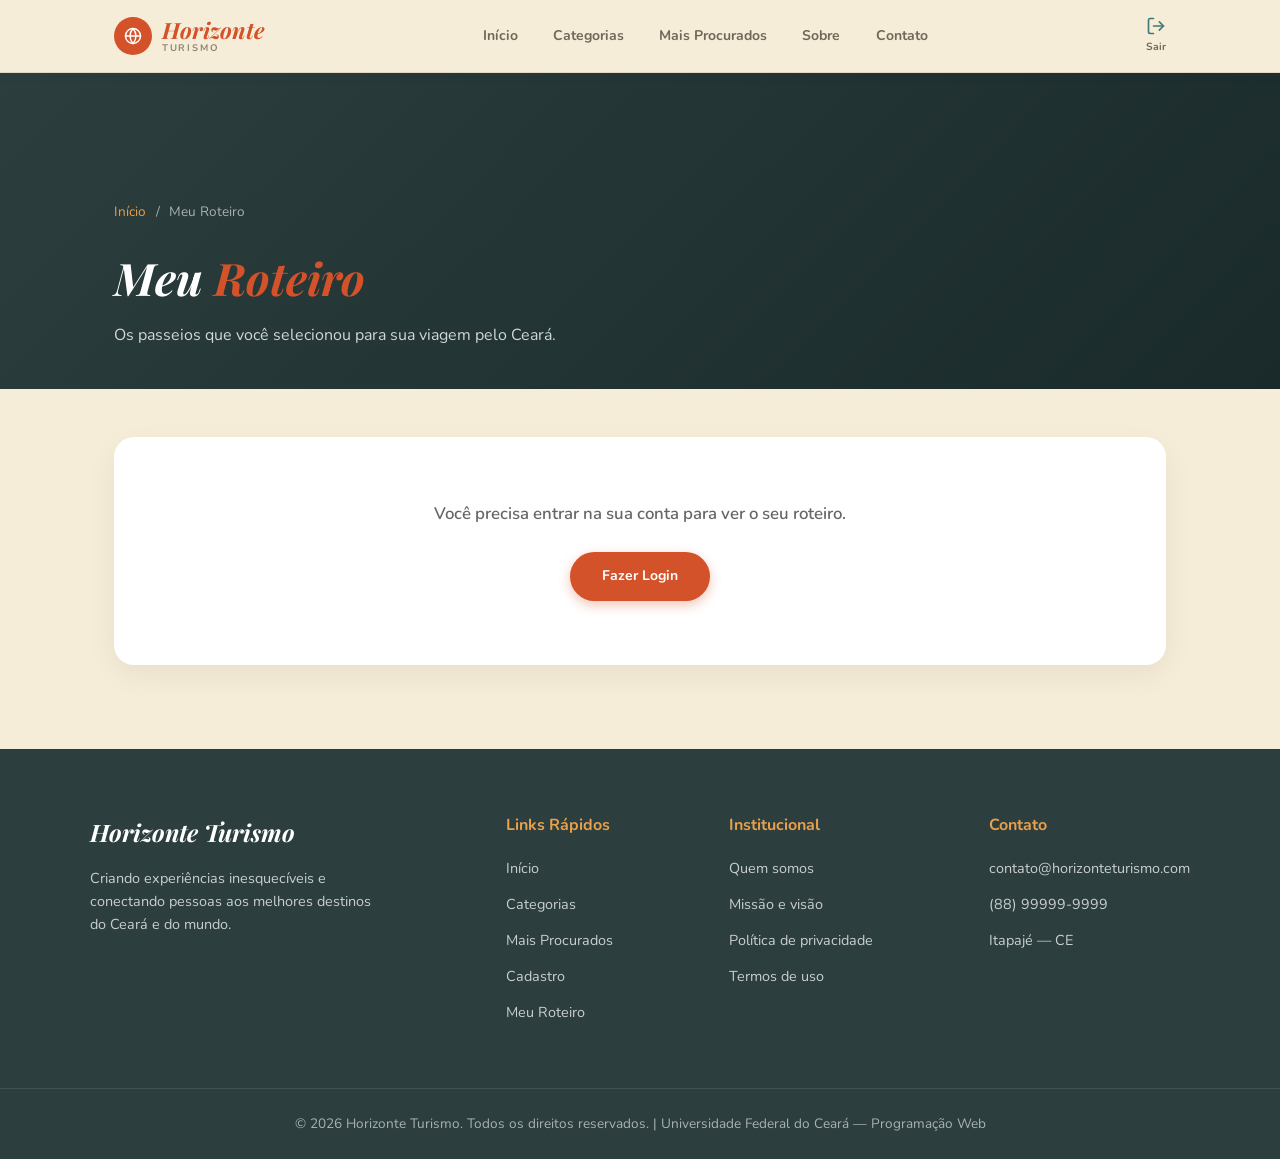
<file: roteiro.html>
<!DOCTYPE html>
<html lang="pt-BR">
<head>
  <meta charset="UTF-8">
  <meta name="viewport" content="width=device-width, initial-scale=1.0">
  <meta name="description" content="Horizonte Turismo — Meu Roteiro: seus passeios selecionados no Ceará.">
  <title>Meu Roteiro — Horizonte Turismo</title>
  <link rel="stylesheet" href="style.css">
  <link rel="stylesheet" href="roteiro.css">
</head>
<body>

  <!-- ==================== HEADER ==================== -->
  <header>
    <nav aria-label="Navegação principal">
      <a href="index.html" class="logo" aria-label="Horizonte Turismo — página inicial">
        <div class="logo-icon" aria-hidden="true">
          <svg width="18" height="18" viewBox="0 0 24 24" fill="none" stroke="currentColor" stroke-width="2" stroke-linecap="round" stroke-linejoin="round">
            <circle cx="12" cy="12" r="10"/>
            <line x1="2" y1="12" x2="22" y2="12"/>
            <path d="M12 2a15.3 15.3 0 0 1 4 10 15.3 15.3 0 0 1-4 10 15.3 15.3 0 0 1-4-10 15.3 15.3 0 0 1 4-10z"/>
          </svg>
        </div>
        <span class="logo-text">
          Horizonte
          <span class="logo-sub">Turismo</span>
        </span>
      </a>

      <ul class="nav-links" role="list">
        <li><a href="index.html">Início</a></li>
        <li><a href="index.html#categorias">Categorias</a></li>
        <li><a href="index.html#mais-procurados">Mais Procurados</a></li>
        <li><a href="index.html#sobre">Sobre</a></li>
        <li><a href="index.html#contato">Contato</a></li>
      </ul>

      <div class="nav-actions">
        <a href="#" class="nav-icon-link" id="link-sair" aria-label="Sair da conta">
          <svg width="20" height="20" viewBox="0 0 24 24" fill="none" stroke="currentColor" stroke-width="2" stroke-linecap="round" stroke-linejoin="round">
            <path d="M9 21H5a2 2 0 0 1-2-2V5a2 2 0 0 1 2-2h4"/>
            <polyline points="16 17 21 12 16 7"/>
            <line x1="21" y1="12" x2="9" y2="12"/>
          </svg>
          <span class="nav-icon-text">Sair</span>
        </a>
      </div>

      <button class="nav-toggle" id="nav-toggle" aria-label="Abrir menu" aria-expanded="false" aria-controls="mobile-nav">
        <span></span><span></span><span></span>
      </button>
    </nav>

    <div class="mobile-nav" id="mobile-nav" aria-hidden="true">
      <ul role="list">
        <li><a href="index.html" class="mobile-link">Início</a></li>
        <li><a href="index.html#categorias" class="mobile-link">Categorias</a></li>
        <li><a href="index.html#mais-procurados" class="mobile-link">Mais Procurados</a></li>
        <li><a href="index.html#sobre" class="mobile-link">Sobre</a></li>
        <li><a href="index.html#contato" class="mobile-link">Contato</a></li>
        <li><a href="#" class="mobile-link" id="link-sair-mobile">Sair</a></li>
      </ul>
    </div>
  </header>


  <main>

    <!-- ==================== HERO ==================== -->
    <section id="roteiro-hero">
      <div class="container">
        <div class="roteiro-breadcrumb">
          <a href="index.html">Início</a>
          <span aria-hidden="true">/</span>
          <span>Meu Roteiro</span>
        </div>
        <h1 class="roteiro-hero-title display">Meu <span class="highlight">Roteiro</span></h1>
        <p class="roteiro-hero-desc">Os passeios que você selecionou para sua viagem pelo Ceará.</p>
      </div>
    </section>

    <!-- ==================== CONTEÚDO ==================== -->
    <section id="roteiro-corpo">
      <div class="container">

        <!-- Estado: não logado -->
        <div id="roteiro-nao-logado" class="roteiro-estado" style="display: none;">
          <p>Você precisa entrar na sua conta para ver o seu roteiro.</p>
          <a href="login.html" class="btn-primary">Fazer Login</a>
        </div>

        <!-- Estado: carregando -->
        <div id="roteiro-carregando" class="roteiro-estado">
          <p>Carregando seu roteiro...</p>
        </div>

        <!-- Estado: vazio -->
        <div id="roteiro-vazio" class="roteiro-estado" style="display: none;">
          <p>Seu roteiro ainda está vazio.</p>
          <a href="index.html#categorias" class="btn-primary">Explorar Passeios</a>
        </div>

        <!-- Lista de itens + resumo -->
        <div id="roteiro-conteudo" class="roteiro-grid" style="display: none;">
          <div class="roteiro-lista" id="roteiro-lista"></div>

          <aside class="roteiro-resumo">
            <h2 class="roteiro-resumo-titulo">Resumo</h2>
            <div class="roteiro-resumo-linha">
              <span>Passeios selecionados</span>
              <span id="roteiro-qtd-itens">0</span>
            </div>
            <div class="roteiro-resumo-linha roteiro-resumo-total">
              <span>Total estimado</span>
              <span id="roteiro-total">R$ 0,00</span>
            </div>
            <button class="roteiro-finalizar-btn" id="btn-finalizar">Finalizar Roteiro</button>
          </aside>
        </div>

      </div>
    </section>

  </main>


  <!-- ==================== FOOTER ==================== -->
  <footer>
    <div class="container footer-content">
      <div>
        <h3 class="footer-logo display">Horizonte Turismo</h3>
        <p class="footer-desc">
          Criando experiências inesquecíveis e conectando pessoas aos
          melhores destinos do Ceará e do mundo.
        </p>
      </div>
      <div>
        <h4>Links Rápidos</h4>
        <ul class="footer-links">
          <li><a href="index.html">Início</a></li>
          <li><a href="index.html#categorias">Categorias</a></li>
          <li><a href="index.html#mais-procurados">Mais Procurados</a></li>
          <li><a href="cadastro.html">Cadastro</a></li>
          <li><a href="roteiro.html">Meu Roteiro</a></li>
        </ul>
      </div>
      <div>
        <h4>Institucional</h4>
        <ul class="footer-links">
          <li><a href="index.html#sobre">Quem somos</a></li>
          <li><a href="#">Missão e visão</a></li>
          <li><a href="#">Política de privacidade</a></li>
          <li><a href="#">Termos de uso</a></li>
        </ul>
      </div>
      <div>
        <h4>Contato</h4>
        <ul class="footer-links">
          <li>contato@horizonteturismo.com</li>
          <li>(88) 99999-9999</li>
          <li>Itapajé — CE</li>
        </ul>
      </div>
    </div>
    <div class="footer-bottom">
      © 2026 Horizonte Turismo. Todos os direitos reservados. | Universidade Federal do Ceará — Programação Web
    </div>
  </footer>

  <script src="script.js"></script>
  <script src="roteiro.js"></script>
</body>
</html>
</file>
<file: style.css>
/* =====================================================
   HORIZONTE TURISMO — Folha de Estilos Principal
   Tema 4: Portal de Turismo Local e Reserva de Passeios
   Disciplina: Programação Web — UFC Itapajé

   Paleta de cores:
     Creme Quente    #F5EDD8  (background principal)
     Terracota       #D4522A  (cor primária)
     Verde-Teal      #3D7A7A  (cor secundária)
     Âmbar Dourado   #E8A04B  (acento)
     Carvão Teal     #2C3E3E  (seções escuras / footer)
===================================================== */

@import url('https://fonts.googleapis.com/css2?family=Playfair+Display:ital,wght@0,700;1,700&family=Nunito:wght@400;600;700&display=swap');

/* ── Reset & Base ──────────────────────────────── */
*, *::before, *::after { box-sizing: border-box; margin: 0; padding: 0; }

html { scroll-behavior: smooth; background-color: #F5EDD8; }

body {
  font-family: 'Nunito', sans-serif;
  background-color: #F5EDD8;
  color: #2C2017;
  line-height: 1.6;
}

a { text-decoration: none; color: inherit; }
ul, ol { list-style: none; }
img { display: block; max-width: 100%; height: auto; }

/* ── Tipografia ────────────────────────────────── */
.display {
  font-family: 'Playfair Display', serif;
  font-style: italic;
  font-weight: 700;
}

/* ── Utilitários ───────────────────────────────── */
.container {
  max-width: 1100px;
  margin: 0 auto;
  padding: 0 1.5rem;
}

.btn-primary {
  display: inline-flex;
  align-items: center;
  gap: 0.5rem;
  padding: 0.85rem 2rem;
  border-radius: 999px;
  background-color: #D4522A;
  color: #fff;
  font-family: 'Nunito', sans-serif;
  font-weight: 700;
  font-size: 0.875rem;
  border: none;
  cursor: pointer;
  transition: background-color 0.2s, transform 0.2s, box-shadow 0.2s;
  box-shadow: 0 4px 12px rgba(212, 82, 42, 0.35);
}
.btn-primary:hover { background-color: #bf4722; transform: translateY(-2px); box-shadow: 0 6px 18px rgba(212, 82, 42, 0.45); }

.btn-outline {
  display: inline-flex;
  align-items: center;
  gap: 0.5rem;
  padding: 0.85rem 2rem;
  border-radius: 999px;
  background-color: transparent;
  color: #3D7A7A;
  font-family: 'Nunito', sans-serif;
  font-weight: 700;
  font-size: 0.875rem;
  border: 2px solid #3D7A7A;
  cursor: pointer;
  transition: background-color 0.2s, color 0.2s;
}
.btn-outline:hover { background-color: #3D7A7A; color: #fff; }

.section-tag {
  display: block;
  font-size: 0.7rem;
  font-weight: 700;
  letter-spacing: 0.2em;
  text-transform: uppercase;
  color: #3D7A7A;
  margin-bottom: 0.6rem;
}

.section-title {
  font-family: 'Playfair Display', serif;
  font-style: italic;
  font-weight: 700;
  color: #2C2017;
  line-height: 1.2;
  font-size: clamp(1.8rem, 4vw, 2.5rem);
}

.section-desc {
  color: #666;
  margin-top: 0.8rem;
  max-width: 600px;
  margin-left: auto;
  margin-right: auto;
}

.section-header {
  text-align: center;
  margin-bottom: 3rem;
}

.highlight { color: #D4522A; }

/* ── HEADER / NAV ─────────────────────────────── */
header {
  position: sticky;
  top: 0;
  z-index: 100;
  background-color: rgba(245, 237, 216, 0.96);
  backdrop-filter: blur(8px);
  border-bottom: 1px solid rgba(44, 32, 23, 0.1);
  box-shadow: 0 2px 12px rgba(44, 32, 23, 0.06);
}

nav {
  display: flex;
  align-items: center;
  justify-content: space-between;
  padding: 1rem 1.5rem;
  max-width: 1100px;
  margin: 0 auto;
}

/* Logo */
.logo {
  display: flex;
  align-items: center;
  gap: 0.6rem;
}
.logo-icon {
  width: 38px;
  height: 38px;
  border-radius: 50%;
  background-color: #D4522A;
  display: flex;
  align-items: center;
  justify-content: center;
  flex-shrink: 0;
}
.logo-icon svg { color: #fff; }
.logo-text {
  font-family: 'Playfair Display', serif;
  font-style: italic;
  font-size: 1.4rem;
  font-weight: 700;
  color: #D4522A;
  line-height: 1;
}
.logo-sub {
  display: block;
  font-family: 'Nunito', sans-serif;
  font-size: 0.6rem;
  font-weight: 700;
  font-style: normal;
  letter-spacing: 0.2em;
  text-transform: uppercase;
  color: rgba(44, 32, 23, 0.5);
  margin-top: 2px;
}

/* Nav links */
.nav-links {
  display: flex;
  align-items: center;
  gap: 2.2rem;
}
.nav-links a {
  font-size: 0.875rem;
  font-weight: 700;
  color: rgba(44, 32, 23, 0.65);
  position: relative;
  transition: color 0.2s;
}
.nav-links a::after {
  content: '';
  position: absolute;
  bottom: -2px;
  left: 0;
  height: 2px;
  width: 0;
  background-color: #D4522A;
  transition: width 0.25s;
}
.nav-links a:hover { color: #D4522A; }
.nav-links a:hover::after { width: 100%; }

/* Nav Actions (Cadastro + Roteiro) */
.nav-actions {
  display: flex;
  align-items: center;
  gap: 1.2rem;
}
.nav-icon-link {
  display: flex;
  flex-direction: column;
  align-items: center;
  gap: 0.2rem;
  color: rgba(44, 32, 23, 0.65);
  transition: color 0.2s;
  font-size: 0.7rem;
  font-weight: 700;
}
.nav-icon-link:hover { color: #D4522A; }
.nav-icon-link svg { color: #3D7A7A; }
.nav-icon-text { font-size: 0.65rem; }

/* Mobile toggle */
.nav-toggle {
  display: none;
  flex-direction: column;
  gap: 5px;
  cursor: pointer;
  background: none;
  border: none;
  padding: 6px;
}
.nav-toggle span {
  display: block;
  width: 24px;
  height: 2px;
  background-color: #2C2017;
  border-radius: 2px;
  transition: transform 0.3s, opacity 0.3s;
}

/* Mobile nav */
.mobile-nav {
  display: none;
  background-color: #F5EDD8;
  border-top: 1px solid rgba(44, 32, 23, 0.1);
  padding: 1.2rem 1.5rem 1.5rem;
}
.mobile-nav ul { display: flex; flex-direction: column; gap: 1rem; }
.mobile-nav a {
  font-size: 1rem;
  font-weight: 700;
  color: rgba(44, 32, 23, 0.8);
  display: block;
  padding: 0.5rem 0;
}
.mobile-nav a:hover { color: #D4522A; }

/* ── HERO ──────────────────────────────────────── */
#inicio {
  position: relative;
  min-height: 90vh;
  display: flex;
  align-items: center;
  padding: 6rem 0;
  background: linear-gradient(135deg, #2C3E3E 0%, #1a2a2a 100%);
  overflow: hidden;
}

.hero-bg {
  position: absolute;
  top: 0;
  left: 0;
  right: 0;
  bottom: 0;
  background-image: url('https://images.unsplash.com/photo-1507525428034-b723cf961d3e?w=1440&h=900&fit=crop');
  background-size: cover;
  background-position: center;
  opacity: 0.25;
}

.hero-content {
  max-width: 700px;
  position: relative;
  z-index: 2;
  color: #fff;
}

.hero-tag {
  display: inline-flex;
  align-items: center;
  gap: .5rem;
  background: rgba(61,122,122,.2);
  color: #E8A04B;
  padding: .6rem 1rem;
  border-radius: 999px;
  font-size: .8rem;
  font-weight: 700;
  margin-bottom: 1.5rem;
  border: 1px solid rgba(232, 160, 75, 0.3);
}

.hero-title {
  font-size: clamp(2.5rem, 6vw, 4.5rem);
  line-height: 1.1;
  margin-bottom: 1.5rem;
  color: #fff;
}

.hero-desc {
  max-width: 600px;
  font-size: 1.1rem;
  margin-bottom: 2rem;
  color: rgba(255,255,255,0.85);
}

.hero-ctas {
  display: flex;
  gap: 1rem;
  flex-wrap: wrap;
  margin-bottom: 3rem;
}

.hero-stats {
  display: flex;
  gap: 3rem;
  flex-wrap: wrap;
}

.stat-value {
  font-size: 2rem;
  font-weight: 700;
  color: #E8A04B;
}

.stat-label {
  font-size: .9rem;
  color: rgba(255,255,255,0.7);
}

.hero-wave {
  position: absolute;
  bottom: 0;
  left: 0;
  right: 0;
  height: 50px;
}
.hero-wave svg { display: block; width: 100%; height: 100%; }

/* ── CATEGORIAS ────────────────────────────────── */
#categorias {
  padding: 5rem 0;
  background-color: #F5EDD8;
}

.categorias-grid {
  display: grid;
  grid-template-columns: repeat(5, 1fr);
  gap: 1.2rem;
}

.categoria-card {
  background: white;
  border-radius: 16px;
  overflow: hidden;
  box-shadow: 0 8px 25px rgba(0,0,0,.08);
  transition: transform 0.3s, box-shadow 0.3s;
  display: flex;
  flex-direction: column;
}

.categoria-card:hover {
  transform: translateY(-6px);
  box-shadow: 0 12px 35px rgba(0,0,0,.12);
}

.categoria-card .card-img-wrap {
  height: 160px;
  overflow: hidden;
}

.categoria-card .card-img-wrap img {
  width: 100%;
  height: 100%;
  object-fit: cover;
  transition: transform 0.3s;
}

.categoria-card:hover .card-img-wrap img {
  transform: scale(1.05);
}

.categoria-card .card-body {
  padding: 1.2rem;
  flex: 1;
  display: flex;
  flex-direction: column;
}

.categoria-card .card-title {
  font-size: 1.1rem;
  font-weight: 700;
  color: #2C2017;
  margin-bottom: 0.5rem;
}

.categoria-card .card-desc {
  font-size: 0.8rem;
  color: #666;
  margin-bottom: 1rem;
  line-height: 1.5;
  flex: 1;
}

.card-btn {
  display: block;
  text-align: center;
  padding: 0.6rem 1rem;
  border-radius: 999px;
  border: 2px solid #3D7A7A;
  color: #3D7A7A;
  font-weight: 700;
  font-size: 0.8rem;
  transition: all 0.2s;
}

.card-btn:hover {
  background-color: #3D7A7A;
  color: #fff;
}

/* ── 5 MAIS PROCURADOS ─────────────────────────── */
#mais-procurados {
  padding: 5rem 0;
  background-color: #fff;
}

.passeios-grid {
  display: grid;
  grid-template-columns: repeat(5, 1fr);
  gap: 1.5rem;
}

.passeio-card {
  background: white;
  border-radius: 16px;
  overflow: hidden;
  box-shadow: 0 8px 25px rgba(0,0,0,.08);
  transition: transform 0.3s, box-shadow 0.3s;
}

.passeio-card:hover {
  transform: translateY(-6px);
  box-shadow: 0 12px 35px rgba(0,0,0,.12);
}

.passeio-card .card-img-wrap {
  height: 220px;
  overflow: hidden;
}

.passeio-card .card-img-wrap img {
  width: 100%;
  height: 100%;
  object-fit: cover;
  transition: transform 0.3s;
}

.passeio-card:hover .card-img-wrap img {
  transform: scale(1.05);
}

.passeio-card .card-body {
  padding: 1.2rem;
}

.passeio-card .card-title {
  font-size: 1rem;
  font-weight: 700;
  color: #2C2017;
  margin-bottom: 0.3rem;
}

.passeio-card .card-author {
  font-size: 0.8rem;
  color: #888;
  margin-bottom: 0.5rem;
}

.card-rating {
  display: flex;
  align-items: center;
  gap: 0.4rem;
  margin-bottom: 0.8rem;
}

.card-rating .stars {
  color: #E8A04B;
  font-size: 0.9rem;
  letter-spacing: 1px;
}

.card-rating .rating-value {
  font-size: 0.85rem;
  font-weight: 700;
  color: #2C2017;
}

.passeio-card .card-link {
  color: #D4522A;
  font-weight: 700;
  font-size: 0.85rem;
  display: inline-flex;
  align-items: center;
  gap: 0.3rem;
  transition: gap 0.2s;
}

.passeio-card .card-link:hover {
  gap: 0.6rem;
}

/* ── SOBRE ─────────────────────────────────────── */
#sobre { padding: 5rem 0; background-color: #F5EDD8; }

.sobre-grid {
  display: grid;
  grid-template-columns: 1fr 1fr;
  gap: 4rem;
  align-items: center;
}

.sobre-img-wrap { position: relative; }

.sobre-img-wrap img {
  width: 100%;
  border-radius: 20px;
}

.sobre-badge {
  position: absolute;
  bottom: -20px;
  right: -20px;
  background: #D4522A;
  color: white;
  padding: 1rem 1.5rem;
  border-radius: 16px;
  text-align: center;
  box-shadow: 0 8px 25px rgba(212, 82, 42, 0.3);
}

.sobre-badge-num { font-size: 1.5rem; }
.sobre-badge-sub { font-size: 0.8rem; opacity: 0.9; }

.sobre-text p { margin: 1rem 0; }

.sobre-list { margin: 2rem 0; }

.sobre-item {
  display: flex;
  align-items: center;
  gap: .8rem;
  margin-bottom: 1rem;
}

.check-icon {
  width: 24px;
  height: 24px;
  background: #3D7A7A;
  color: white;
  border-radius: 50%;
  display: flex;
  align-items: center;
  justify-content: center;
  flex-shrink: 0;
}

/* ── SERVIÇOS ──────────────────────────────────── */
#servicos { padding: 5rem 0; background-color: #F5EDD8; }

.cards-grid {
  display: grid;
  grid-template-columns: repeat(3, 1fr);
  gap: 2rem;
}

.service-card {
  background: white;
  border-radius: 20px;
  overflow: hidden;
  box-shadow: 0 10px 30px rgba(0,0,0,.08);
  transition: transform 0.3s, box-shadow 0.3s;
}

.service-card:hover {
  transform: translateY(-8px);
  box-shadow: 0 14px 40px rgba(0,0,0,.12);
}

.service-card .card-img-wrap {
  height: 220px;
  overflow: hidden;
}

.service-card .card-img-wrap img {
  width: 100%;
  height: 100%;
  object-fit: cover;
  transition: transform 0.3s;
}

.service-card:hover .card-img-wrap img {
  transform: scale(1.05);
}

.service-card .card-body { padding: 1.5rem; }

.service-card .card-title {
  margin-bottom: 1rem;
  font-size: 1.3rem;
  color: #2C2017;
}

.service-card .card-desc {
  margin-bottom: 1rem;
  color: #666;
  font-size: 0.95rem;
}

.service-card .card-link {
  color: #D4522A;
  font-weight: 700;
  display: inline-flex;
  align-items: center;
  gap: 0.3rem;
}

/* ── CONTATO ───────────────────────────────────── */
#contato { padding: 5rem 0; background-color: #fff; }

.contato-grid {
  display: grid;
  grid-template-columns: 1fr 1fr;
  gap: 4rem;
  align-items: start;
}

.contato-info p { margin: 1rem 0 2rem; }

.contato-list li {
  margin-bottom: 1rem;
  font-weight: 600;
  color: #2C2017;
}

.contact-form {
  display: flex;
  flex-direction: column;
  gap: 1rem;
}

.contact-form input,
.contact-form textarea {
  width: 100%;
  padding: 1rem;
  border: 1px solid rgba(44,32,23,.15);
  border-radius: 12px;
  background: #fff;
  font-family: inherit;
  font-size: 1rem;
  transition: border-color 0.2s;
}

.contact-form textarea { resize: vertical; min-height: 120px; }

.contact-form input:focus,
.contact-form textarea:focus {
  outline: none;
  border-color: #D4522A;
}

/* ── FOOTER ────────────────────────────────────── */
footer {
  background: #2C3E3E;
  color: white;
  margin-top: 0;
}

.footer-content {
  padding: 4rem 0;
  display: flex;
  justify-content: space-between;
  gap: 3rem;
}

.footer-logo {
  margin-bottom: 1rem;
  font-size: 1.5rem;
}

.footer-desc {
  max-width: 300px;
  color: rgba(255,255,255,.75);
  font-size: 0.9rem;
}

.footer-content h4 {
  font-size: 1rem;
  margin-bottom: 1.2rem;
  color: #E8A04B;
}

.footer-links {
  display: flex;
  flex-direction: column;
  gap: .8rem;
}

.footer-links a,
.footer-links li {
  color: rgba(255,255,255,.75);
  font-size: 0.9rem;
  transition: color 0.2s;
}

.footer-links a:hover { color: #E8A04B; }

.footer-bottom {
  text-align: center;
  padding: 1.5rem;
  border-top: 1px solid rgba(255,255,255,.1);
  font-size: .85rem;
  color: rgba(255,255,255,.6);
}

/* ═══════════════════════════════════════════════════
   RESPONSIVIDADE
   ═══════════════════════════════════════════════════ */

@media (max-width: 1024px) {
  .categorias-grid {
    grid-template-columns: repeat(3, 1fr);
  }

  .passeios-grid {
    grid-template-columns: repeat(3, 1fr);
  }
}

@media (max-width: 768px) {
  .nav-links,
  .nav-actions {
    display: none;
  }

  .nav-toggle {
    display: flex;
  }

  .mobile-nav {
    display: block;
  }

  .hero-title {
    font-size: 2.8rem;
  }

  .hero-stats {
    flex-direction: column;
    gap: 1rem;
  }

  .hero-ctas {
    flex-direction: column;
    align-items: flex-start;
  }

  .categorias-grid {
    grid-template-columns: repeat(2, 1fr);
  }

  .passeios-grid {
    grid-template-columns: repeat(2, 1fr);
  }

  .cards-grid,
  .sobre-grid,
  .contato-grid,
  .testimonials-grid {
    grid-template-columns: 1fr;
  }

  .sobre-badge {
    right: 10px;
    bottom: -10px;
    padding: 0.8rem 1rem;
  }

  .footer-content {
    flex-direction: column;
    gap: 2rem;
  }
}

@media (max-width: 480px) {
  .categorias-grid,
  .passeios-grid {
    grid-template-columns: 1fr;
  }

  .hero-title {
    font-size: 2.2rem;
  }

  .section-title {
    font-size: 1.6rem;
  }

  .container {
    padding: 0 1rem;
  }
}
</file>
<file: cadastro.css>
/* =====================================================
   CADASTRO — Folha de Estilos Específica
   Horizonte Turismo — Portal de Turismo Local
   Disciplina: Programação Web — UFC Itapajé
===================================================== */

/* ── Reset específico da página de cadastro ───── */
.cadastro-page {
  min-height: 100vh;
  display: flex;
  flex-direction: column;
  background-color: #F5EDD8;
}

.cadastro-page body {
  display: flex;
  flex-direction: column;
  min-height: 100vh;
}

/* ── Header completo ──────────────────────────── */
.cadastro-header {
  background-color: rgba(245, 237, 216, 0.96);
  backdrop-filter: blur(8px);
  border-bottom: 1px solid rgba(44, 32, 23, 0.1);
  padding: 1rem 1.5rem;
  position: sticky;
  top: 0;
  z-index: 100;
}

.cadastro-header-inner {
  display: flex;
  align-items: center;
  justify-content: space-between;
  gap: 1.5rem;
  max-width: 1400px;
  margin: 0 auto;
}

.cadastro-header .logo {
  display: flex;
  align-items: center;
  gap: 0.6rem;
  flex-shrink: 0;
}

.cadastro-nav {
  display: flex;
  align-items: center;
  gap: 2rem;
  flex: 1;
  justify-content: center;
}

.cadastro-nav a {
  color: #2C2017;
  font-weight: 700;
  font-size: 0.92rem;
  transition: color 0.2s;
}

.cadastro-nav a:hover {
  color: #D4522A;
}

.cadastro-header-actions {
  display: flex;
  align-items: center;
  gap: 1.75rem;
  flex-shrink: 0;
}

.cadastro-header-link {
  display: flex;
  flex-direction: column;
  align-items: center;
  gap: 0.15rem;
  color: #2C2017;
  font-size: 0.72rem;
  font-weight: 600;
  position: relative;
}

.cadastro-header-link:hover {
  color: #D4522A;
}

.cadastro-header-link-badge {
  position: relative;
}

.cadastro-badge {
  position: absolute;
  top: -6px;
  right: -8px;
  background: #D4522A;
  color: white;
  font-size: 0.62rem;
  font-weight: 800;
  width: 16px;
  height: 16px;
  border-radius: 50%;
  display: flex;
  align-items: center;
  justify-content: center;
}

/* ── Main / seção de autenticação ─────────────── */
.cadastro-main {
  flex: 1;
  display: flex;
  flex-direction: column;
}

.cadastro-auth-section {
  position: relative;
  flex: 1;
  display: grid;
  grid-template-columns: 1.6fr 1fr;
  min-height: calc(100vh - 74px);
}

/* ── Hero (lado esquerdo, foto em tela cheia) ─── */
/* Foto de praia ao pôr do sol — céu quente e silhuetas escuras de coqueiros */
.cadastro-hero {
  position: relative;
  background-image: url('https://images.unsplash.com/photo-1760773767056-c7f1d4e4db5a?fm=jpg&q=80&w=1000&h=1400&auto=format&fit=crop');
  background-size: cover;
  background-position: center;
  display: flex;
  align-items: flex-end;
  padding: 3rem 3rem 5.5rem;
  overflow: hidden;
}

/* Overlay em tom quente/escuro (alinhado à paleta da marca) garantindo
   contraste forte para o texto claro sobre a base da foto, que é a
   região mais escura do pôr do sol (silhuetas de coqueiro e mar) */
.cadastro-hero-overlay {
  position: absolute;
  top: 0;
  left: 0;
  right: 0;
  bottom: 0;
  background: linear-gradient(180deg, rgba(44, 32, 23, 0.05) 0%, rgba(44, 32, 23, 0.55) 55%, rgba(26, 18, 12, 0.92) 100%);
}

.cadastro-hero-content {
  position: relative;
  z-index: 2;
  color: #FBF3E3;
  max-width: 480px;
}

.cadastro-hero-title {
  font-size: 2.1rem;
  line-height: 1.2;
  color: #FBF3E3;
  margin-bottom: 1rem;
}

.cadastro-hero-title .highlight {
  color: #F0A177;
}

.cadastro-hero-text {
  font-size: 0.95rem;
  line-height: 1.6;
  color: #F5EDD8;
  opacity: 0.92;
  margin-bottom: 1.5rem;
  max-width: 420px;
}

.cadastro-hero-stats {
  display: flex;
  flex-wrap: wrap;
  gap: 1.25rem 1.75rem;
}

.cadastro-hero-stats li {
  display: flex;
  align-items: center;
  gap: 0.5rem;
  font-size: 0.85rem;
  font-weight: 600;
  color: #FBF3E3;
}

.cadastro-hero-stat-icon {
  width: 30px;
  height: 30px;
  border-radius: 50%;
  background: rgba(251, 243, 227, 0.15);
  border: 1px solid rgba(251, 243, 227, 0.3);
  display: flex;
  align-items: center;
  justify-content: center;
  flex-shrink: 0;
  color: #F0A177;
}

/* ── Área do card (lado direito) ──────────────── */
.cadastro-card-area {
  position: relative;
  background: #F5EDD8;
  display: flex;
  align-items: center;
  justify-content: center;
  padding: 3rem 2.5rem 5.5rem;
}

.cadastro-palms {
  position: absolute;
  right: 1.5rem;
  bottom: 3.5rem;
  z-index: 1;
  pointer-events: none;
}

.cadastro-card {
  position: relative;
  z-index: 3;
  background: white;
  border-radius: 24px;
  box-shadow: 0 20px 60px rgba(44, 32, 23, 0.18);
  width: 100%;
  max-width: 460px;
  max-height: 82vh;
  overflow-y: auto;
  padding: 2.25rem 2.25rem 2rem;
  margin-left: -70px;
}

.cadastro-card-icon {
  width: 52px;
  height: 52px;
  border-radius: 50%;
  background: #F5EDD8;
  color: #2C2017;
  display: flex;
  align-items: center;
  justify-content: center;
  margin: 0 auto 1rem;
}

/* ── Cabeçalho do formulário ──────────────────── */
.cadastro-form-header {
  margin-bottom: 1.25rem;
  text-align: center;
}

.cadastro-form-title {
  font-family: 'Playfair Display', serif;
  font-style: italic;
  font-weight: 700;
  font-size: 1.6rem;
  color: #2C2017;
  margin-bottom: 0.4rem;
}

.cadastro-form-subtitle {
  color: #666;
  font-size: 0.9rem;
}

.cadastro-link {
  color: #D4522A;
  font-weight: 700;
  transition: color 0.2s;
}

.cadastro-link:hover {
  color: #bf4722;
  text-decoration: underline;
}

/* ── Alerta ───────────────────────────────────── */
.cadastro-alert {
  display: none;
  align-items: center;
  gap: 0.6rem;
  padding: 0.8rem 1rem;
  border-radius: 10px;
  font-size: 0.9rem;
  font-weight: 600;
  margin-bottom: 1rem;
}

.cadastro-alert.show {
  display: flex;
}

.cadastro-alert-error {
  background: #fff5f5;
  color: #D4522A;
  border: 1px solid rgba(212, 82, 42, 0.2);
}

.cadastro-alert-success {
  background: #f0fff4;
  color: #276749;
  border: 1px solid rgba(39, 103, 73, 0.2);
}

/* ── Fieldset ─────────────────────────────────── */
.cadastro-fieldset {
  border: none;
  padding: 0;
  margin: 0 0 1.5rem 0;
}

.cadastro-legend {
  font-family: 'Playfair Display', serif;
  font-style: italic;
  font-weight: 700;
  font-size: 1.05rem;
  color: #2C2017;
  margin-bottom: 1rem;
  padding-bottom: 0.5rem;
  border-bottom: 2px solid rgba(44, 32, 23, 0.12);
  display: block;
  width: 100%;
}

/* ── Formulário ───────────────────────────────── */
.cadastro-form {
  display: flex;
  flex-direction: column;
  gap: 0;
}

.cadastro-row {
  display: grid;
  grid-template-columns: 1fr 1fr;
  gap: 1rem;
  margin-bottom: 1rem;
}

.cadastro-field-group {
  display: flex;
  flex-direction: column;
  gap: 0.35rem;
}

.cadastro-field-large {
  grid-column: 1 / -1;
}

.cadastro-label {
  font-size: 0.8rem;
  font-weight: 700;
  color: #2C2017;
  display: flex;
  align-items: center;
  gap: 0.2rem;
}

.cadastro-required {
  color: #D4522A;
}

.cadastro-input-wrap,
.cadastro-textarea-wrap {
  position: relative;
  display: flex;
  align-items: center;
}

.cadastro-input-icon {
  position: absolute;
  left: 0.9rem;
  color: rgba(44, 32, 23, 0.45);
  display: flex;
  align-items: center;
  pointer-events: none;
  z-index: 2;
}

.cadastro-input {
  width: 100%;
  padding: 0.75rem 1rem 0.75rem 2.6rem;
  border: 2px solid rgba(44, 32, 23, 0.1);
  border-radius: 10px;
  font-family: 'Nunito', sans-serif;
  font-size: 0.9rem;
  color: #2C2017;
  background: #FAF5E9;
  transition: border-color 0.2s, background-color 0.2s, box-shadow 0.2s;
}

.cadastro-input::placeholder {
  color: #a89a86;
}

.cadastro-input:hover {
  border-color: rgba(44, 32, 23, 0.2);
}

.cadastro-input:focus {
  outline: none;
  border-color: #D4522A;
  background: white;
  box-shadow: 0 0 0 3px rgba(212, 82, 42, 0.1);
}

.cadastro-input.error {
  border-color: #D4522A;
  background: #fff5f5;
}

.cadastro-input.error:focus {
  box-shadow: 0 0 0 3px rgba(212, 82, 42, 0.1);
}

/* Toggle password */
.cadastro-toggle-password {
  position: absolute;
  right: 0.8rem;
  background: none;
  border: none;
  color: #888;
  cursor: pointer;
  padding: 0.25rem;
  display: flex;
  align-items: center;
  transition: color 0.2s;
}

.cadastro-toggle-password:hover {
  color: #D4522A;
}

/* Textarea */
.cadastro-textarea {
  width: 100%;
  padding: 0.75rem 1rem;
  border: 2px solid rgba(44, 32, 23, 0.1);
  border-radius: 10px;
  font-family: 'Nunito', sans-serif;
  font-size: 0.9rem;
  color: #2C2017;
  background: #FAF5E9;
  resize: vertical;
  min-height: 80px;
  transition: border-color 0.2s, background-color 0.2s, box-shadow 0.2s;
}

.cadastro-textarea::placeholder {
  color: #a89a86;
}

.cadastro-textarea:focus {
  outline: none;
  border-color: #D4522A;
  background: white;
  box-shadow: 0 0 0 3px rgba(212, 82, 42, 0.1);
}

/* ── Mensagens de erro ───────────────────────── */
.cadastro-error {
  font-size: 0.75rem;
  color: #D4522A;
  font-weight: 600;
  min-height: 1.1rem;
  display: flex;
  align-items: center;
  gap: 0.25rem;
}

.cadastro-error::before {
  content: '⚠';
  font-size: 0.7rem;
}

/* ── Termos ───────────────────────────────────── */
.cadastro-terms {
  margin: 0.5rem 0 1.5rem 0;
}

.cadastro-checkbox-label {
  display: flex;
  align-items: flex-start;
  gap: 0.6rem;
  cursor: pointer;
  font-size: 0.85rem;
  color: #555;
  line-height: 1.5;
}

.cadastro-checkbox-label input[type="checkbox"] {
  display: none;
}

.cadastro-checkmark {
  width: 20px;
  height: 20px;
  border: 2px solid #2C2017;
  border-radius: 5px;
  display: flex;
  align-items: center;
  justify-content: center;
  transition: all 0.2s;
  flex-shrink: 0;
  margin-top: 1px;
}

.cadastro-checkbox-label input[type="checkbox"]:checked + .cadastro-checkmark {
  background: #2C2017;
  border-color: #2C2017;
}

.cadastro-checkbox-label input[type="checkbox"]:checked + .cadastro-checkmark::after {
  content: '✓';
  color: white;
  font-size: 0.7rem;
  font-weight: 700;
}

.cadastro-terms-text {
  flex: 1;
}

/* ── Botões ───────────────────────────────────── */
.cadastro-actions {
  display: flex;
  gap: 1rem;
  margin-top: 0.5rem;
}

.cadastro-btn {
  flex: 1;
  padding: 0.9rem;
  border-radius: 12px;
  font-family: 'Nunito', sans-serif;
  font-weight: 700;
  font-size: 0.95rem;
  cursor: pointer;
  transition: all 0.2s;
  display: flex;
  align-items: center;
  justify-content: center;
  gap: 0.5rem;
  position: relative;
  overflow: hidden;
}

.cadastro-btn-primary {
  background: linear-gradient(135deg, #D4522A 0%, #bf4722 100%);
  color: white;
  border: none;
  box-shadow: 0 4px 15px rgba(212, 82, 42, 0.3);
}

.cadastro-btn-primary:hover {
  transform: translateY(-2px);
  box-shadow: 0 6px 20px rgba(212, 82, 42, 0.4);
}

.cadastro-btn-primary:active {
  transform: translateY(0);
}

.cadastro-btn-primary:disabled {
  opacity: 0.7;
  cursor: not-allowed;
  transform: none;
}

.cadastro-btn-secondary {
  background: transparent;
  color: #2C2017;
  border: 2px solid rgba(44, 32, 23, 0.25);
}

.cadastro-btn-secondary:hover {
  background: rgba(44, 32, 23, 0.06);
}

/* Loader no botão */
.cadastro-btn-loader {
  display: none;
  width: 16px;
  height: 16px;
  border: 2px solid rgba(255,255,255,0.3);
  border-top-color: white;
  border-radius: 50%;
  animation: cadastro-spin 0.8s linear infinite;
}

.cadastro-btn.loading .cadastro-btn-text {
  opacity: 0.7;
}

.cadastro-btn.loading .cadastro-btn-loader {
  display: block;
}

@keyframes cadastro-spin {
  to { transform: rotate(360deg); }
}

/* ── Onda decorativa no rodapé da seção ───────── */
.cadastro-wave {
  position: absolute;
  left: 0;
  right: 0;
  bottom: 0;
  width: 100%;
  height: 90px;
  z-index: 2;
  pointer-events: none;
}

.cadastro-wave path {
  fill: #1E2B22;
}

/* ── Footer simplificado ──────────────────────── */
.cadastro-footer {
  text-align: center;
  padding: 1rem;
  font-size: 0.8rem;
  color: rgba(44, 32, 23, 0.5);
  background: #F5EDD8;
}

/* ═══════════════════════════════════════════════════
   RESPONSIVIDADE
   ═══════════════════════════════════════════════════ */

@media (max-width: 1000px) {
  .cadastro-nav {
    display: none;
  }
}

@media (max-width: 900px) {
  .cadastro-auth-section {
    grid-template-columns: 1fr;
    min-height: auto;
  }

  .cadastro-hero {
    display: none;
  }

  .cadastro-card-area {
    padding: 2.5rem 1.5rem 4.5rem;
  }

  .cadastro-card {
    margin-left: 0;
    max-height: none;
  }

  .cadastro-palms {
    display: none;
  }
}

@media (max-width: 600px) {
  .cadastro-header-actions span:last-child {
    display: none;
  }

  .cadastro-card-area {
    padding: 1.5rem 1rem 4rem;
  }

  .cadastro-card {
    border-radius: 16px;
    padding: 1.75rem 1.25rem 1.5rem;
  }

  .cadastro-row {
    grid-template-columns: 1fr;
    gap: 0.8rem;
  }

  .cadastro-actions {
    flex-direction: column;
  }

  .cadastro-form-title {
    font-size: 1.4rem;
  }

  .cadastro-hero-title {
    font-size: 1.6rem;
  }
}
</file>
<file: categoria.css>
/* =====================================================
   HORIZONTE TURISMO — Estilos da Página de Categoria
   Página 2: Listagem de Passeios por Categoria
   Disciplina: Programação Web — UFC Itapajé
===================================================== */

/* ── HERO DA CATEGORIA ─────────────────────────── */
#categoria-hero {
  position: relative;
  min-height: 45vh;
  display: flex;
  align-items: center;
  padding: 6rem 0 3rem;
  background: linear-gradient(135deg, #2C3E3E 0%, #1a2a2a 100%);
  overflow: hidden;
}

.categoria-hero-bg {
  position: absolute;
  top: 0;
  left: 0;
  right: 0;
  bottom: 0;
  background-size: cover;
  background-position: center;
  opacity: 0.2;
  transition: background-image 0.5s ease;
}

.categoria-hero-content {
  position: relative;
  z-index: 2;
  color: #fff;
  max-width: 800px;
}

.categoria-breadcrumb {
  display: flex;
  align-items: center;
  gap: 0.6rem;
  margin-bottom: 1.5rem;
  font-size: 0.85rem;
  color: rgba(255, 255, 255, 0.6);
}

.categoria-breadcrumb a {
  color: #E8A04B;
  transition: color 0.2s;
}

.categoria-breadcrumb a:hover {
  color: #fff;
}

.categoria-breadcrumb span[aria-hidden="true"] {
  color: rgba(255, 255, 255, 0.3);
}

.categoria-hero-title {
  font-size: clamp(2rem, 5vw, 3.5rem);
  line-height: 1.15;
  margin-bottom: 1rem;
  color: #fff;
}

.categoria-hero-desc {
  max-width: 600px;
  font-size: 1.05rem;
  color: rgba(255, 255, 255, 0.8);
  line-height: 1.6;
}

/* ── LISTAGEM DE PASSEIOS ──────────────────────── */
#listagem-passeios {
  padding: 5rem 0;
  background-color: #F5EDD8;
  min-height: 50vh;
}

.listagem-grid {
  display: grid;
  grid-template-columns: repeat(3, 1fr);
  gap: 2rem;
}

/* ── CARD DE PASSEIO (LISTAGEM) ────────────────── */
.passeio-listagem-card {
  background: white;
  border-radius: 20px;
  overflow: hidden;
  box-shadow: 0 10px 30px rgba(0, 0, 0, 0.08);
  transition: transform 0.35s ease, box-shadow 0.35s ease;
  cursor: pointer;
  display: flex;
  flex-direction: column;
  position: relative;
}

.passeio-listagem-card:hover {
  transform: translateY(-8px);
  box-shadow: 0 16px 45px rgba(0, 0, 0, 0.14);
}

.passeio-listagem-card .card-img-wrap {
  height: 220px;
  overflow: hidden;
  position: relative;
}

.passeio-listagem-card .card-img-wrap::after {
  content: '';
  position: absolute;
  bottom: 0;
  left: 0;
  right: 0;
  height: 60px;
  background: linear-gradient(transparent, rgba(0, 0, 0, 0.3));
  pointer-events: none;
}

.passeio-listagem-card .card-img-wrap img {
  width: 100%;
  height: 100%;
  object-fit: cover;
  transition: transform 0.5s ease;
}

.passeio-listagem-card:hover .card-img-wrap img {
  transform: scale(1.08);
}

.passeio-listagem-card .card-body {
  padding: 1.5rem;
  flex: 1;
  display: flex;
  flex-direction: column;
}

.passeio-listagem-card .card-title {
  font-size: 1.25rem;
  font-weight: 700;
  color: #2C2017;
  margin-bottom: 0.4rem;
  line-height: 1.3;
}

.passeio-listagem-card .card-local {
  display: flex;
  align-items: center;
  gap: 0.4rem;
  font-size: 0.85rem;
  color: #3D7A7A;
  font-weight: 600;
  margin-bottom: 0.6rem;
}

.passeio-listagem-card .card-local svg {
  flex-shrink: 0;
}

.passeio-listagem-card .card-desc {
  font-size: 0.9rem;
  color: #666;
  line-height: 1.55;
  margin-bottom: 1rem;
  flex: 1;
}

.passeio-listagem-card .card-meta {
  display: flex;
  align-items: center;
  justify-content: space-between;
  margin-bottom: 1rem;
  padding-top: 0.8rem;
  border-top: 1px solid rgba(44, 32, 23, 0.08);
}

.passeio-listagem-card .card-duracao {
  display: flex;
  align-items: center;
  gap: 0.35rem;
  font-size: 0.8rem;
  color: #888;
  font-weight: 600;
}

.passeio-listagem-card .card-valor {
  font-size: 1.1rem;
  font-weight: 700;
  color: #D4522A;
}

.passeio-listagem-card .card-valor span {
  font-size: 0.75rem;
  color: #888;
  font-weight: 400;
}

.passeio-listagem-card .card-rating {
  display: flex;
  align-items: center;
  gap: 0.4rem;
}

.passeio-listagem-card .card-rating .stars {
  color: #E8A04B;
  font-size: 0.9rem;
  letter-spacing: 1px;
}

.passeio-listagem-card .card-rating .rating-value {
  font-size: 0.85rem;
  font-weight: 700;
  color: #2C2017;
}

.passeio-listagem-card .card-btn {
  display: block;
  text-align: center;
  padding: 0.75rem 1.2rem;
  border-radius: 999px;
  background-color: #D4522A;
  color: #fff;
  font-weight: 700;
  font-size: 0.85rem;
  border: none;
  cursor: pointer;
  transition: background-color 0.2s, transform 0.2s;
  margin-top: auto;
}

.passeio-listagem-card .card-btn:hover {
  background-color: #bf4722;
  transform: translateY(-1px);
}

/* Badge de categoria no card */
.passeio-listagem-card .card-categoria-badge {
  position: absolute;
  top: 1rem;
  left: 1rem;
  background: rgba(212, 82, 42, 0.92);
  color: #fff;
  padding: 0.35rem 0.9rem;
  border-radius: 999px;
  font-size: 0.7rem;
  font-weight: 700;
  letter-spacing: 0.05em;
  text-transform: uppercase;
  z-index: 2;
}

/* ── MENSAGEM DE ERRO / VAZIO ──────────────────── */
.mensagem-erro {
  text-align: center;
  padding: 4rem 2rem;
  background: white;
  border-radius: 20px;
  box-shadow: 0 8px 25px rgba(0, 0, 0, 0.06);
}

.mensagem-erro p {
  font-size: 1.1rem;
  color: #666;
  font-weight: 600;
}

/* ── ESTADO DE CARREGAMENTO (SKELETON) ─────────── */
.skeleton-card {
  background: white;
  border-radius: 20px;
  overflow: hidden;
  box-shadow: 0 10px 30px rgba(0, 0, 0, 0.08);
}

.skeleton-img {
  height: 220px;
  background: linear-gradient(90deg, #e8e0d0 25%, #f0ebe0 50%, #e8e0d0 75%);
  background-size: 200% 100%;
  animation: skeleton-loading 1.5s infinite;
}

.skeleton-body {
  padding: 1.5rem;
}

.skeleton-line {
  height: 16px;
  background: linear-gradient(90deg, #e8e0d0 25%, #f0ebe0 50%, #e8e0d0 75%);
  background-size: 200% 100%;
  animation: skeleton-loading 1.5s infinite;
  border-radius: 8px;
  margin-bottom: 0.8rem;
}

.skeleton-line.short { width: 60%; }

.skeleton-line.medium { width: 80%; }

.skeleton-line.long { width: 100%; }

@keyframes skeleton-loading {
  0% { background-position: 200% 0; }
  100% { background-position: -200% 0; }
}

/* ── RESPONSIVIDADE ────────────────────────────── */
@media (max-width: 1024px) {
  .listagem-grid {
    grid-template-columns: repeat(2, 1fr);
    gap: 1.5rem;
  }
}

@media (max-width: 768px) {
  #categoria-hero {
    min-height: 35vh;
    padding: 5rem 0 2rem;
  }

  .categoria-hero-title {
    font-size: 2.2rem;
  }

  .listagem-grid {
    grid-template-columns: 1fr;
    gap: 1.5rem;
  }

  .passeio-listagem-card .card-img-wrap {
    height: 200px;
  }
}

@media (max-width: 480px) {
  .categoria-hero-title {
    font-size: 1.8rem;
  }

  .passeio-listagem-card .card-body {
    padding: 1.2rem;
  }

  .passeio-listagem-card .card-title {
    font-size: 1.1rem;
  }
}
</file>
<file: detalhes.css>
/* =====================================================
   HORIZONTE TURISMO — Estilos da Página de Detalhes
   Disciplina: Programação Web — UFC Itapajé
===================================================== */

/* ── HERO ───────────────────────────────────────── */
#detalhes-hero {
  position: relative;
  min-height: 50vh;
  display: flex;
  align-items: flex-end;
  padding: 8rem 0 3.5rem;
  background: linear-gradient(135deg, #2C3E3E 0%, #1a2a2a 100%);
  overflow: hidden;
}

.detalhes-hero-bg {
  position: absolute;
  top: 0; left: 0; right: 0; bottom: 0;
  background-size: cover;
  background-position: center;
  opacity: 0.35;
}

.detalhes-hero-content {
  position: relative;
  z-index: 2;
  color: #fff;
  max-width: 800px;
}

.detalhes-breadcrumb {
  display: flex;
  flex-wrap: wrap;
  align-items: center;
  gap: 0.6rem;
  margin-bottom: 1rem;
  font-size: 0.85rem;
  color: rgba(255, 255, 255, 0.6);
}

.detalhes-breadcrumb a {
  color: #E8A04B;
}

.detalhes-breadcrumb a:hover {
  color: #fff;
}

.detalhes-badge-categoria {
  display: inline-block;
  background: rgba(212, 82, 42, 0.92);
  color: #fff;
  padding: 0.35rem 0.9rem;
  border-radius: 999px;
  font-size: 0.7rem;
  font-weight: 700;
  letter-spacing: 0.05em;
  text-transform: uppercase;
  margin-bottom: 1rem;
}

.detalhes-hero-title {
  font-size: clamp(2rem, 5vw, 3.2rem);
  line-height: 1.15;
  margin-bottom: 0.8rem;
  color: #fff;
}

.detalhes-hero-local {
  display: flex;
  align-items: center;
  gap: 0.5rem;
  font-size: 1rem;
  color: rgba(255, 255, 255, 0.85);
  font-weight: 600;
}

/* ── CORPO ──────────────────────────────────────── */
#detalhes-corpo {
  background-color: #F5EDD8;
  padding: 3.5rem 0 5rem;
}

.detalhes-grid {
  display: grid;
  grid-template-columns: 1fr 340px;
  gap: 3rem;
  align-items: start;
}

.detalhes-rating {
  display: flex;
  align-items: center;
  gap: 0.5rem;
  margin-bottom: 1.5rem;
}

.detalhes-rating .stars {
  color: #E8A04B;
  font-size: 1.1rem;
  letter-spacing: 2px;
}

.detalhes-rating .rating-value {
  font-weight: 700;
  color: #2C2017;
}

.detalhes-rating .rating-count {
  font-size: 0.85rem;
  color: #888;
}

.detalhes-subtitulo {
  font-family: 'Playfair Display', serif;
  font-size: 1.4rem;
  color: #2C2017;
  margin: 2rem 0 0.75rem;
}

.detalhes-subtitulo:first-of-type {
  margin-top: 0;
}

.detalhes-texto {
  color: #444;
  line-height: 1.7;
  font-size: 0.98rem;
}

.detalhes-lista {
  list-style: none;
  display: flex;
  flex-wrap: wrap;
  gap: 0.6rem;
}

.detalhes-lista li {
  background: white;
  border: 1px solid rgba(61, 122, 122, 0.25);
  color: #3D7A7A;
  font-size: 0.85rem;
  font-weight: 600;
  padding: 0.45rem 0.9rem;
  border-radius: 999px;
}

/* ── CARD DE RESERVA (SIDEBAR) ─────────────────── */
.detalhes-reserva-card {
  background: white;
  border-radius: 20px;
  padding: 1.75rem;
  box-shadow: 0 10px 30px rgba(0, 0, 0, 0.08);
  position: sticky;
  top: 6rem;
}

.detalhes-reserva-valor {
  font-size: 1.9rem;
  font-weight: 700;
  color: #D4522A;
  margin-bottom: 1rem;
}

.detalhes-reserva-valor-label {
  display: block;
  font-size: 0.8rem;
  font-weight: 400;
  color: #888;
}

.detalhes-reserva-info {
  display: flex;
  align-items: center;
  gap: 0.5rem;
  font-size: 0.9rem;
  color: #666;
  font-weight: 600;
  margin-bottom: 1.5rem;
  padding-bottom: 1.25rem;
  border-bottom: 1px solid rgba(44, 32, 23, 0.08);
}

.detalhes-reserva-btn {
  width: 100%;
  padding: 0.9rem 1rem;
  border-radius: 999px;
  background-color: #D4522A;
  color: #fff;
  font-weight: 700;
  font-size: 0.95rem;
  border: none;
  cursor: pointer;
  transition: background-color 0.2s, transform 0.2s;
}

.detalhes-reserva-btn:hover {
  background-color: #bf4722;
  transform: translateY(-1px);
}

.detalhes-reserva-btn:disabled {
  background-color: #c9a98f;
  cursor: not-allowed;
  transform: none;
}

.detalhes-reserva-aviso {
  margin-top: 0.9rem;
  font-size: 0.82rem;
  color: #888;
  text-align: center;
}

.detalhes-reserva-aviso a {
  color: #3D7A7A;
  font-weight: 700;
}

/* ── LOADING / ERRO ─────────────────────────────── */
.detalhes-loading {
  padding: 8rem 0 3rem;
  background: linear-gradient(135deg, #2C3E3E 0%, #1a2a2a 100%);
  min-height: 50vh;
}

.skeleton-hero {
  height: 200px;
  border-radius: 20px;
  background: linear-gradient(90deg, rgba(255,255,255,0.06) 25%, rgba(255,255,255,0.12) 50%, rgba(255,255,255,0.06) 75%);
  background-size: 200% 100%;
  animation: skeleton-loading 1.5s infinite;
}

@keyframes skeleton-loading {
  0% { background-position: 200% 0; }
  100% { background-position: -200% 0; }
}

.mensagem-erro {
  padding: 8rem 0;
  text-align: center;
}

.mensagem-erro p {
  font-size: 1.1rem;
  color: #666;
  font-weight: 600;
  margin-bottom: 1.5rem;
}

/* ── RESPONSIVIDADE ─────────────────────────────── */
@media (max-width: 900px) {
  .detalhes-grid {
    grid-template-columns: 1fr;
  }

  .detalhes-reserva-card {
    position: static;
  }
}

@media (max-width: 480px) {
  .detalhes-hero-title {
    font-size: 1.7rem;
  }
}
</file>
<file: login.css>
/* =====================================================
   LOGIN — Folha de Estilos Específica
   Horizonte Turismo — Portal de Turismo Local
   Disciplina: Programação Web — UFC Itapajé
===================================================== */

/* ── Reset específico da página de login ───────── */
.login-page {
  min-height: 100vh;
  display: flex;
  flex-direction: column;
  background-color: #F5EDD8;
}

.login-page body {
  display: flex;
  flex-direction: column;
  min-height: 100vh;
}

/* ── Header simplificado ──────────────────────── */
.login-header {
  background-color: rgba(245, 237, 216, 0.96);
  backdrop-filter: blur(8px);
  border-bottom: 1px solid rgba(44, 32, 23, 0.1);
  padding: 1rem 1.5rem;
  position: sticky;
  top: 0;
  z-index: 100;
}

.login-header .logo {
  display: flex;
  align-items: center;
  gap: 0.6rem;
  max-width: 1100px;
  margin: 0 auto;
}

/* ── Main Login ───────────────────────────────── */
.login-main {
  flex: 1;
  display: flex;
  align-items: center;
  justify-content: center;
  padding: 2rem 1.5rem;
}

.login-container {
  display: grid;
  grid-template-columns: 1fr 1fr;
  max-width: 1000px;
  width: 100%;
  background: white;
  border-radius: 24px;
  overflow: hidden;
  box-shadow: 0 20px 60px rgba(44, 32, 23, 0.15);
  min-height: 600px;
}

/* ── Lado visual (esquerdo) ───────────────────── */
.login-visual {
  position: relative;
  background-image: url('https://images.unsplash.com/photo-1507525428034-b723cf961d3e?w=800&h=1000&fit=crop');
  background-size: cover;
  background-position: center;
  display: flex;
  align-items: flex-end;
  padding: 3rem;
}

.login-visual-overlay {
  position: absolute;
  top: 0;
  left: 0;
  right: 0;
  bottom: 0;
  background: linear-gradient(180deg, rgba(44, 62, 62, 0.3) 0%, rgba(44, 62, 62, 0.85) 100%);
}

.login-visual-content {
  position: relative;
  z-index: 2;
  color: white;
}

.login-visual-title {
  font-size: 2.2rem;
  margin-bottom: 1rem;
  line-height: 1.2;
}

.login-visual-text {
  font-size: 1rem;
  opacity: 0.9;
  margin-bottom: 2rem;
  line-height: 1.6;
}

.login-visual-stats {
  display: flex;
  gap: 2rem;
}

.login-stat {
  display: flex;
  flex-direction: column;
}

.login-stat-num {
  font-size: 1.5rem;
  font-weight: 700;
  color: #E8A04B;
}

.login-stat-label {
  font-size: 0.8rem;
  opacity: 0.8;
}

/* ── Lado formulário (direito) ────────────────── */
.login-form-wrapper {
  padding: 3rem 2.5rem;
  display: flex;
  flex-direction: column;
  justify-content: center;
}

.login-form-header {
  margin-bottom: 2rem;
}

.login-form-title {
  font-family: 'Playfair Display', serif;
  font-style: italic;
  font-weight: 700;
  font-size: 1.8rem;
  color: #2C2017;
  margin-bottom: 0.5rem;
}

.login-form-subtitle {
  color: #666;
  font-size: 0.95rem;
}

.login-link {
  color: #D4522A;
  font-weight: 700;
  transition: color 0.2s;
}

.login-link:hover {
  color: #bf4722;
  text-decoration: underline;
}

/* ── Formulário ───────────────────────────────── */
.login-form {
  display: flex;
  flex-direction: column;
  gap: 1.3rem;
}

.login-field-group {
  display: flex;
  flex-direction: column;
  gap: 0.4rem;
}

.login-label {
  font-size: 0.85rem;
  font-weight: 700;
  color: #2C2017;
  display: flex;
  align-items: center;
  gap: 0.2rem;
}

.login-required {
  color: #D4522A;
}

.login-input-wrap {
  position: relative;
  display: flex;
  align-items: center;
}

.login-input-icon {
  position: absolute;
  left: 1rem;
  color: #3D7A7A;
  display: flex;
  align-items: center;
  pointer-events: none;
}

.login-input {
  width: 100%;
  padding: 0.9rem 1rem 0.9rem 2.8rem;
  border: 2px solid rgba(44, 32, 23, 0.12);
  border-radius: 12px;
  font-family: 'Nunito', sans-serif;
  font-size: 0.95rem;
  color: #2C2017;
  background: #fafafa;
  transition: border-color 0.2s, background-color 0.2s, box-shadow 0.2s;
}

.login-input::placeholder {
  color: #aaa;
}

.login-input:hover {
  border-color: rgba(44, 32, 23, 0.2);
}

.login-input:focus {
  outline: none;
  border-color: #3D7A7A;
  background: white;
  box-shadow: 0 0 0 4px rgba(61, 122, 122, 0.1);
}

.login-input.error {
  border-color: #D4522A;
  background: #fff5f5;
}

.login-input.error:focus {
  box-shadow: 0 0 0 4px rgba(212, 82, 42, 0.1);
}

/* Toggle password */
.login-toggle-password {
  position: absolute;
  right: 1rem;
  background: none;
  border: none;
  color: #888;
  cursor: pointer;
  padding: 0.3rem;
  display: flex;
  align-items: center;
  transition: color 0.2s;
}

.login-toggle-password:hover {
  color: #3D7A7A;
}

/* ── Mensagens de erro ───────────────────────── */
.login-error {
  font-size: 0.8rem;
  color: #D4522A;
  font-weight: 600;
  min-height: 1.2rem;
  display: flex;
  align-items: center;
  gap: 0.3rem;
}

.login-error::before {
  content: '⚠ ';
}

/* ── Opções (lembrar / esqueci) ───────────────── */
.login-options {
  display: flex;
  justify-content: space-between;
  align-items: center;
  font-size: 0.85rem;
}

.login-remember {
  display: flex;
  align-items: center;
  gap: 0.5rem;
  cursor: pointer;
  color: #555;
  font-weight: 600;
}

.login-remember input[type="checkbox"] {
  display: none;
}

.login-checkmark {
  width: 18px;
  height: 18px;
  border: 2px solid #3D7A7A;
  border-radius: 4px;
  display: flex;
  align-items: center;
  justify-content: center;
  transition: all 0.2s;
  flex-shrink: 0;
}

.login-remember input[type="checkbox"]:checked + .login-checkmark {
  background: #3D7A7A;
  border-color: #3D7A7A;
}

.login-remember input[type="checkbox"]:checked + .login-checkmark::after {
  content: '✓';
  color: white;
  font-size: 0.7rem;
  font-weight: 700;
}

.login-forgot {
  color: #3D7A7A;
  font-weight: 700;
  transition: color 0.2s;
}

.login-forgot:hover {
  color: #D4522A;
}

/* ── Botão Entrar ─────────────────────────────── */
.login-submit-btn {
  width: 100%;
  padding: 1rem;
  border-radius: 12px;
  background: linear-gradient(135deg, #D4522A 0%, #bf4722 100%);
  color: white;
  font-family: 'Nunito', sans-serif;
  font-weight: 700;
  font-size: 1rem;
  border: none;
  cursor: pointer;
  transition: transform 0.2s, box-shadow 0.2s;
  box-shadow: 0 4px 15px rgba(212, 82, 42, 0.35);
  display: flex;
  align-items: center;
  justify-content: center;
  gap: 0.5rem;
  position: relative;
  overflow: hidden;
}

.login-submit-btn:hover {
  transform: translateY(-2px);
  box-shadow: 0 6px 20px rgba(212, 82, 42, 0.45);
}

.login-submit-btn:active {
  transform: translateY(0);
}

.login-submit-btn:disabled {
  opacity: 0.7;
  cursor: not-allowed;
  transform: none;
}

/* Loader no botão */
.login-btn-loader {
  display: none;
  width: 18px;
  height: 18px;
  border: 2px solid rgba(255,255,255,0.3);
  border-top-color: white;
  border-radius: 50%;
  animation: login-spin 0.8s linear infinite;
}

.login-submit-btn.loading .login-btn-text {
  opacity: 0.7;
}

.login-submit-btn.loading .login-btn-loader {
  display: block;
}

@keyframes login-spin {
  to { transform: rotate(360deg); }
}

/* ── Alerta de erro ──────────────────────────── */
.login-alert {
  display: none;
  align-items: center;
  gap: 0.6rem;
  padding: 0.9rem 1rem;
  border-radius: 10px;
  font-size: 0.9rem;
  font-weight: 600;
}

.login-alert.show {
  display: flex;
}

.login-alert-error {
  background: #fff5f5;
  color: #D4522A;
  border: 1px solid rgba(212, 82, 42, 0.2);
}

.login-alert-success {
  background: #f0fff4;
  color: #276749;
  border: 1px solid rgba(39, 103, 73, 0.2);
}

/* ── Divisor ──────────────────────────────────── */
.login-divider {
  display: flex;
  align-items: center;
  gap: 1rem;
  margin: 1.5rem 0;
  color: #aaa;
  font-size: 0.85rem;
  font-weight: 600;
}

.login-divider::before,
.login-divider::after {
  content: '';
  flex: 1;
  height: 1px;
  background: rgba(44, 32, 23, 0.1);
}

/* ── Link voltar para home ────────────────────── */
.login-home-link {
  display: inline-flex;
  align-items: center;
  justify-content: center;
  gap: 0.5rem;
  color: #3D7A7A;
  font-weight: 700;
  font-size: 0.9rem;
  transition: color 0.2s;
  padding: 0.5rem;
}

.login-home-link:hover {
  color: #D4522A;
}

/* ── Footer simplificado ──────────────────────── */
.login-footer {
  text-align: center;
  padding: 1.5rem;
  font-size: 0.85rem;
  color: rgba(44, 32, 23, 0.5);
  background: #F5EDD8;
}

/* ═══════════════════════════════════════════════════
   RESPONSIVIDADE
   ═══════════════════════════════════════════════════ */

@media (max-width: 768px) {
  .login-container {
    grid-template-columns: 1fr;
    min-height: auto;
  }

  .login-visual {
    display: none;
  }

  .login-form-wrapper {
    padding: 2rem 1.5rem;
  }

  .login-form-title {
    font-size: 1.5rem;
  }
}

@media (max-width: 480px) {
  .login-main {
    padding: 1rem;
  }

  .login-container {
    border-radius: 16px;
  }

  .login-form-wrapper {
    padding: 1.5rem 1.2rem;
  }

  .login-options {
    flex-direction: column;
    gap: 0.8rem;
    align-items: flex-start;
  }
}
</file>
<file: roteiro.css>
/* =====================================================
   HORIZONTE TURISMO — Estilos da Página Meu Roteiro
   Disciplina: Programação Web — UFC Itapajé
===================================================== */

#roteiro-hero {
  padding: 8rem 0 2.5rem;
  background: linear-gradient(135deg, #2C3E3E 0%, #1a2a2a 100%);
  color: #fff;
}

.roteiro-breadcrumb {
  display: flex;
  align-items: center;
  gap: 0.6rem;
  margin-bottom: 1.2rem;
  font-size: 0.85rem;
  color: rgba(255, 255, 255, 0.6);
}

.roteiro-breadcrumb a {
  color: #E8A04B;
}

.roteiro-hero-title {
  font-size: clamp(2rem, 4vw, 2.8rem);
  margin-bottom: 0.6rem;
}

.roteiro-hero-desc {
  color: rgba(255, 255, 255, 0.8);
}

#roteiro-corpo {
  background-color: #F5EDD8;
  padding: 3rem 0 5rem;
  min-height: 40vh;
}

/* ── ESTADOS (vazio / não logado / carregando) ──── */
.roteiro-estado {
  text-align: center;
  background: white;
  border-radius: 20px;
  padding: 4rem 2rem;
  box-shadow: 0 10px 30px rgba(0, 0, 0, 0.06);
}

.roteiro-estado p {
  font-size: 1.05rem;
  color: #666;
  font-weight: 600;
  margin-bottom: 1.5rem;
}

/* ── GRID PRINCIPAL ─────────────────────────────── */
.roteiro-grid {
  display: grid;
  grid-template-columns: 1fr 320px;
  gap: 2rem;
  align-items: start;
}

/* ── ITEM DO ROTEIRO ────────────────────────────── */
.roteiro-item {
  display: flex;
  gap: 1.2rem;
  background: white;
  border-radius: 16px;
  padding: 1rem;
  box-shadow: 0 6px 20px rgba(0, 0, 0, 0.06);
  margin-bottom: 1.2rem;
  align-items: center;
}

.roteiro-item img {
  width: 100px;
  height: 80px;
  border-radius: 10px;
  object-fit: cover;
  flex-shrink: 0;
}

.roteiro-item-info {
  flex: 1;
}

.roteiro-item-nome {
  font-weight: 700;
  color: #2C2017;
  margin-bottom: 0.3rem;
}

.roteiro-item-valor {
  color: #D4522A;
  font-weight: 700;
  font-size: 0.95rem;
}

.roteiro-item-qtd {
  font-size: 0.85rem;
  color: #888;
}

/* ── RESUMO (SIDEBAR) ───────────────────────────── */
.roteiro-resumo {
  background: white;
  border-radius: 20px;
  padding: 1.75rem;
  box-shadow: 0 10px 30px rgba(0, 0, 0, 0.08);
  position: sticky;
  top: 6rem;
}

.roteiro-resumo-titulo {
  font-family: 'Playfair Display', serif;
  font-size: 1.25rem;
  color: #2C2017;
  margin-bottom: 1.2rem;
}

.roteiro-resumo-linha {
  display: flex;
  justify-content: space-between;
  font-size: 0.9rem;
  color: #666;
  padding: 0.6rem 0;
  border-bottom: 1px solid rgba(44, 32, 23, 0.08);
}

.roteiro-resumo-total {
  font-weight: 700;
  color: #2C2017;
  font-size: 1.1rem;
  border-bottom: none;
}

.roteiro-finalizar-btn {
  width: 100%;
  margin-top: 1.2rem;
  padding: 0.9rem 1rem;
  border-radius: 999px;
  background-color: #D4522A;
  color: #fff;
  font-weight: 700;
  font-size: 0.95rem;
  border: none;
  cursor: pointer;
  transition: background-color 0.2s;
}

.roteiro-finalizar-btn:hover {
  background-color: #bf4722;
}

/* ── RESPONSIVIDADE ─────────────────────────────── */
@media (max-width: 900px) {
  .roteiro-grid {
    grid-template-columns: 1fr;
  }

  .roteiro-resumo {
    position: static;
  }
}

@media (max-width: 480px) {
  .roteiro-item {
    flex-direction: column;
    align-items: flex-start;
  }

  .roteiro-item img {
    width: 100%;
    height: 140px;
  }
}
</file>
